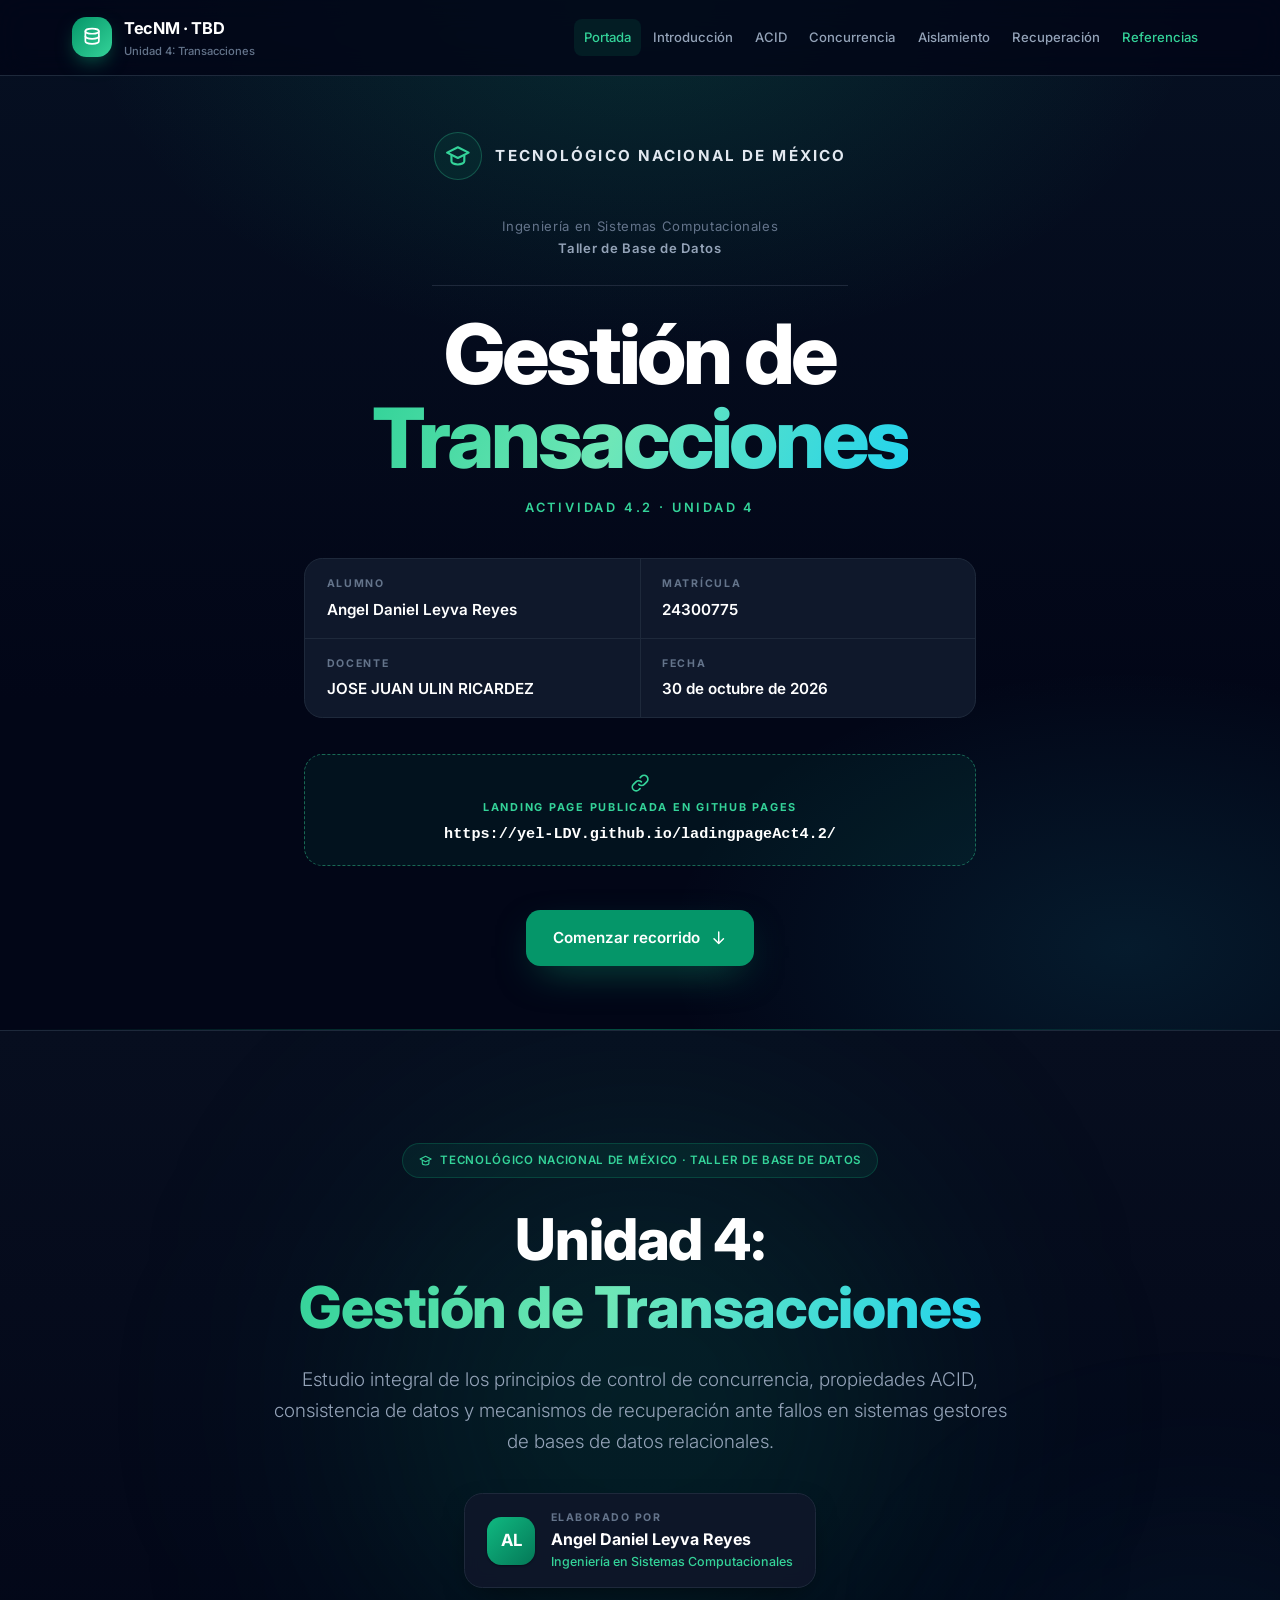
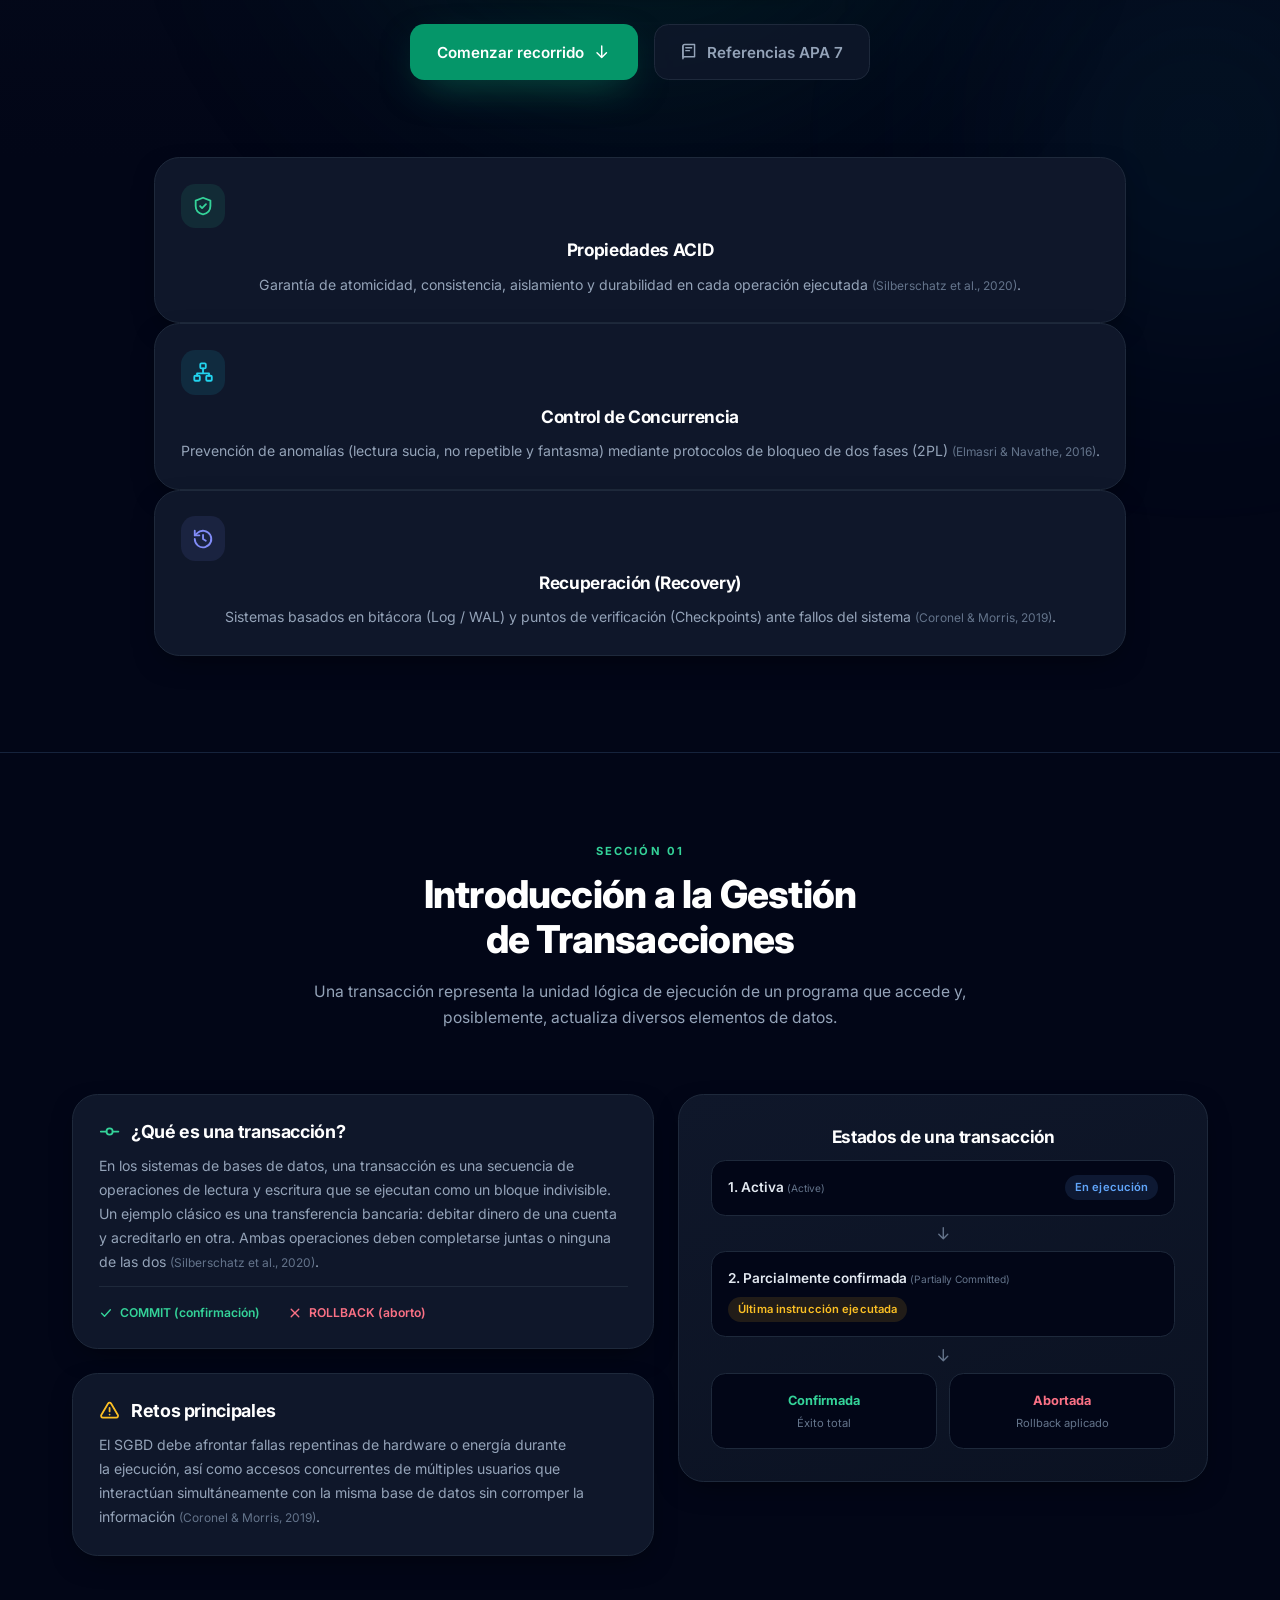
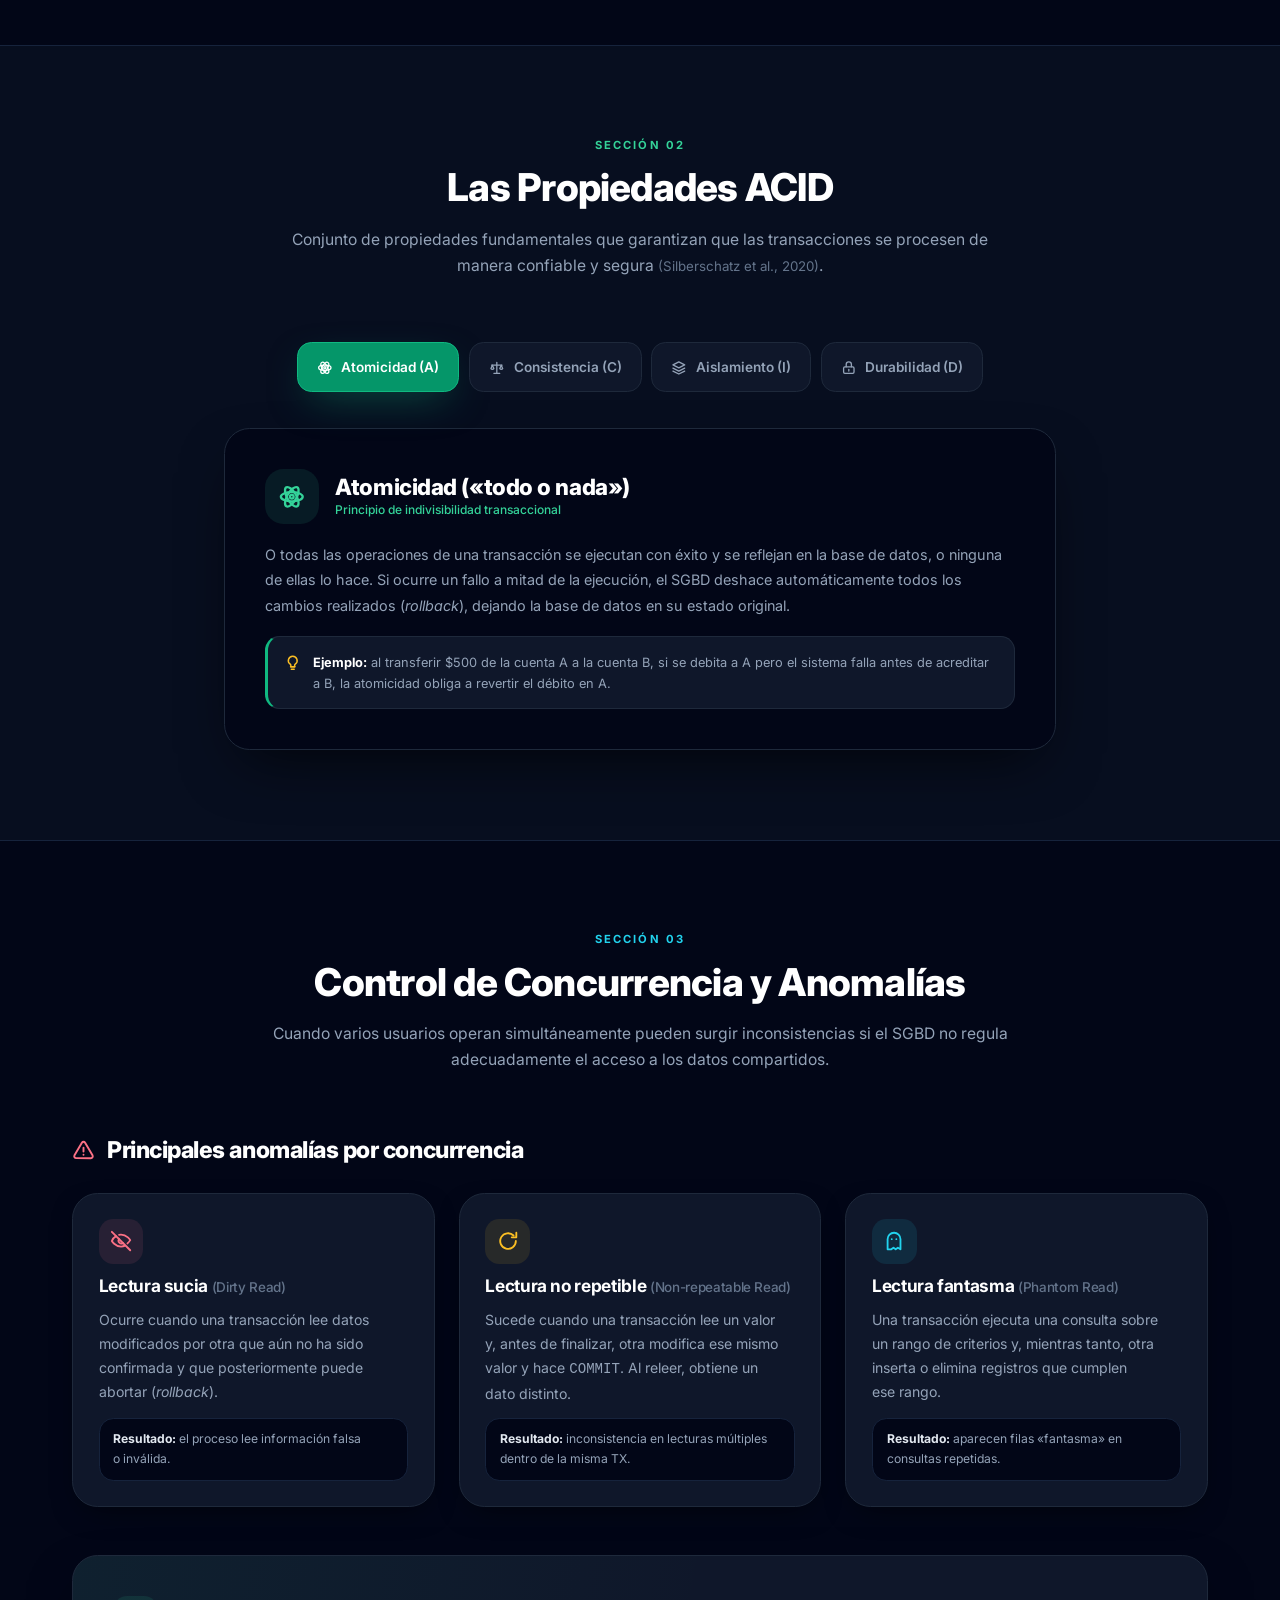
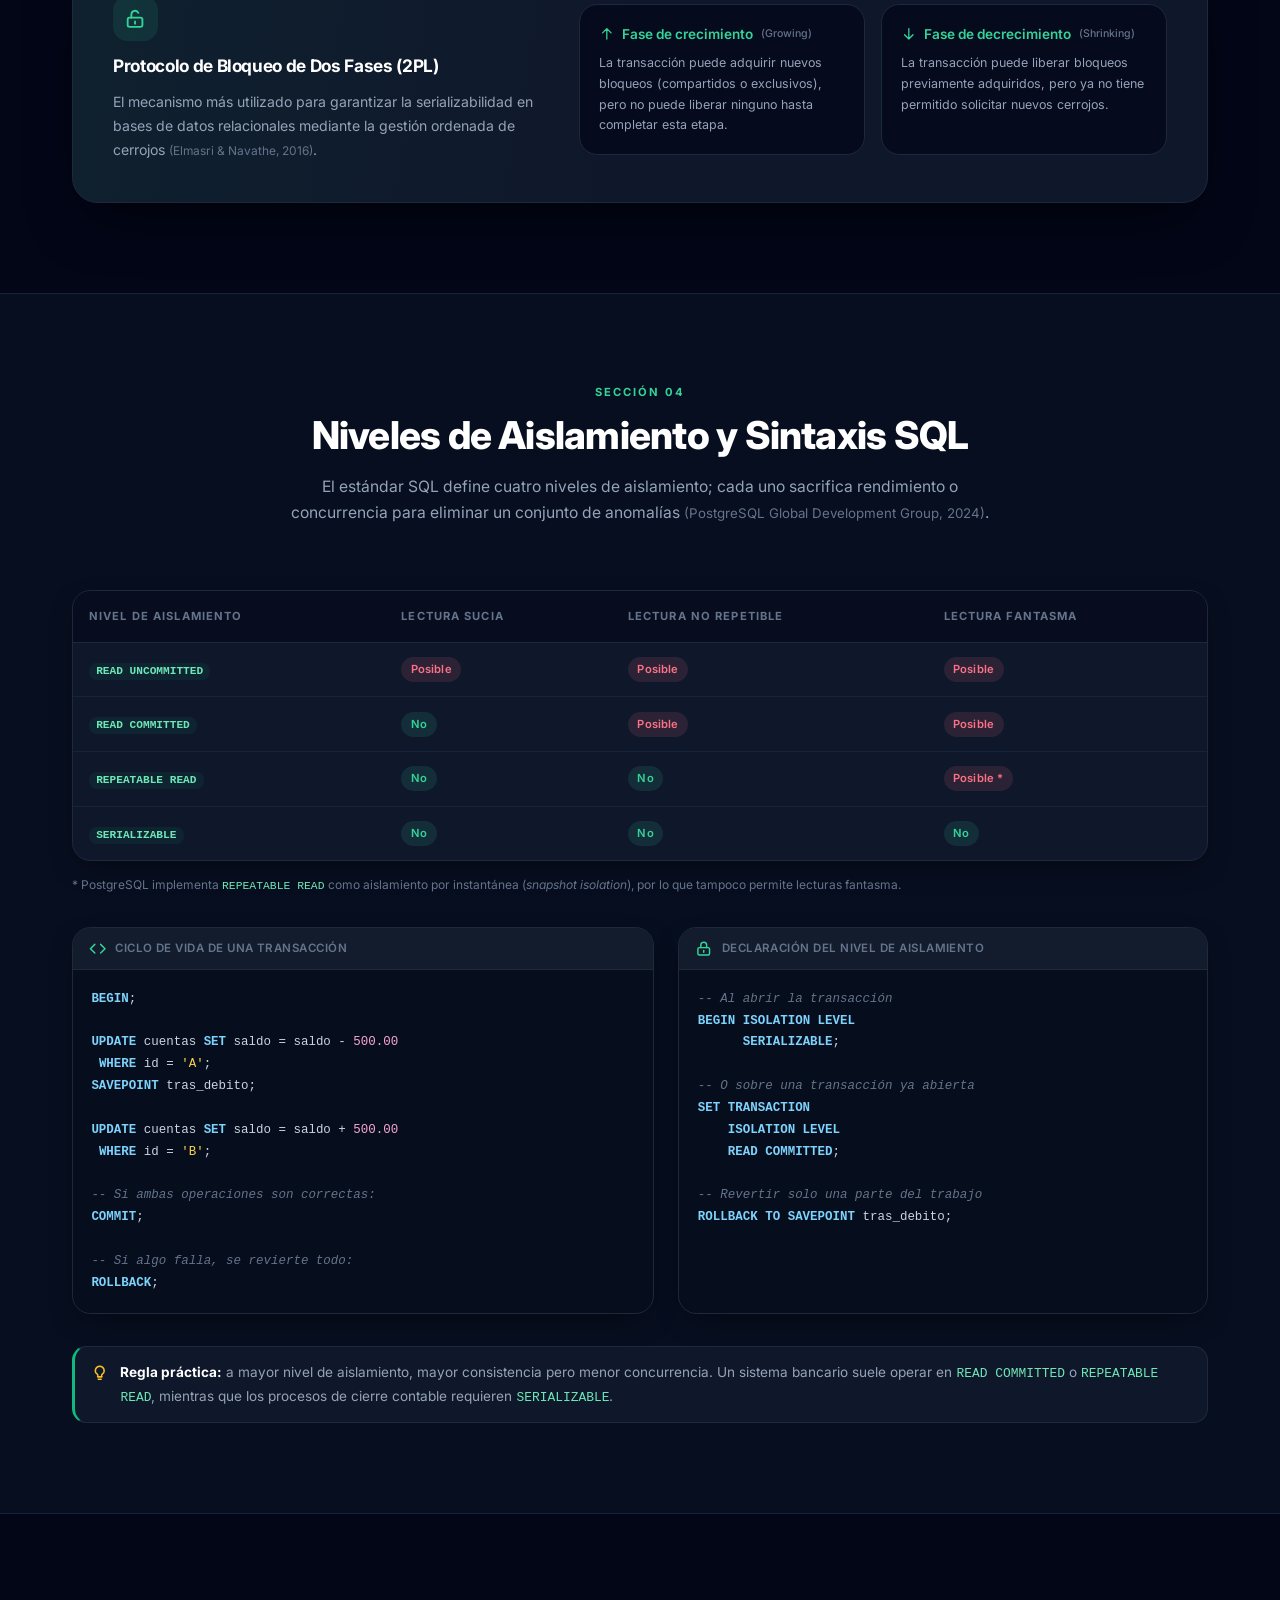
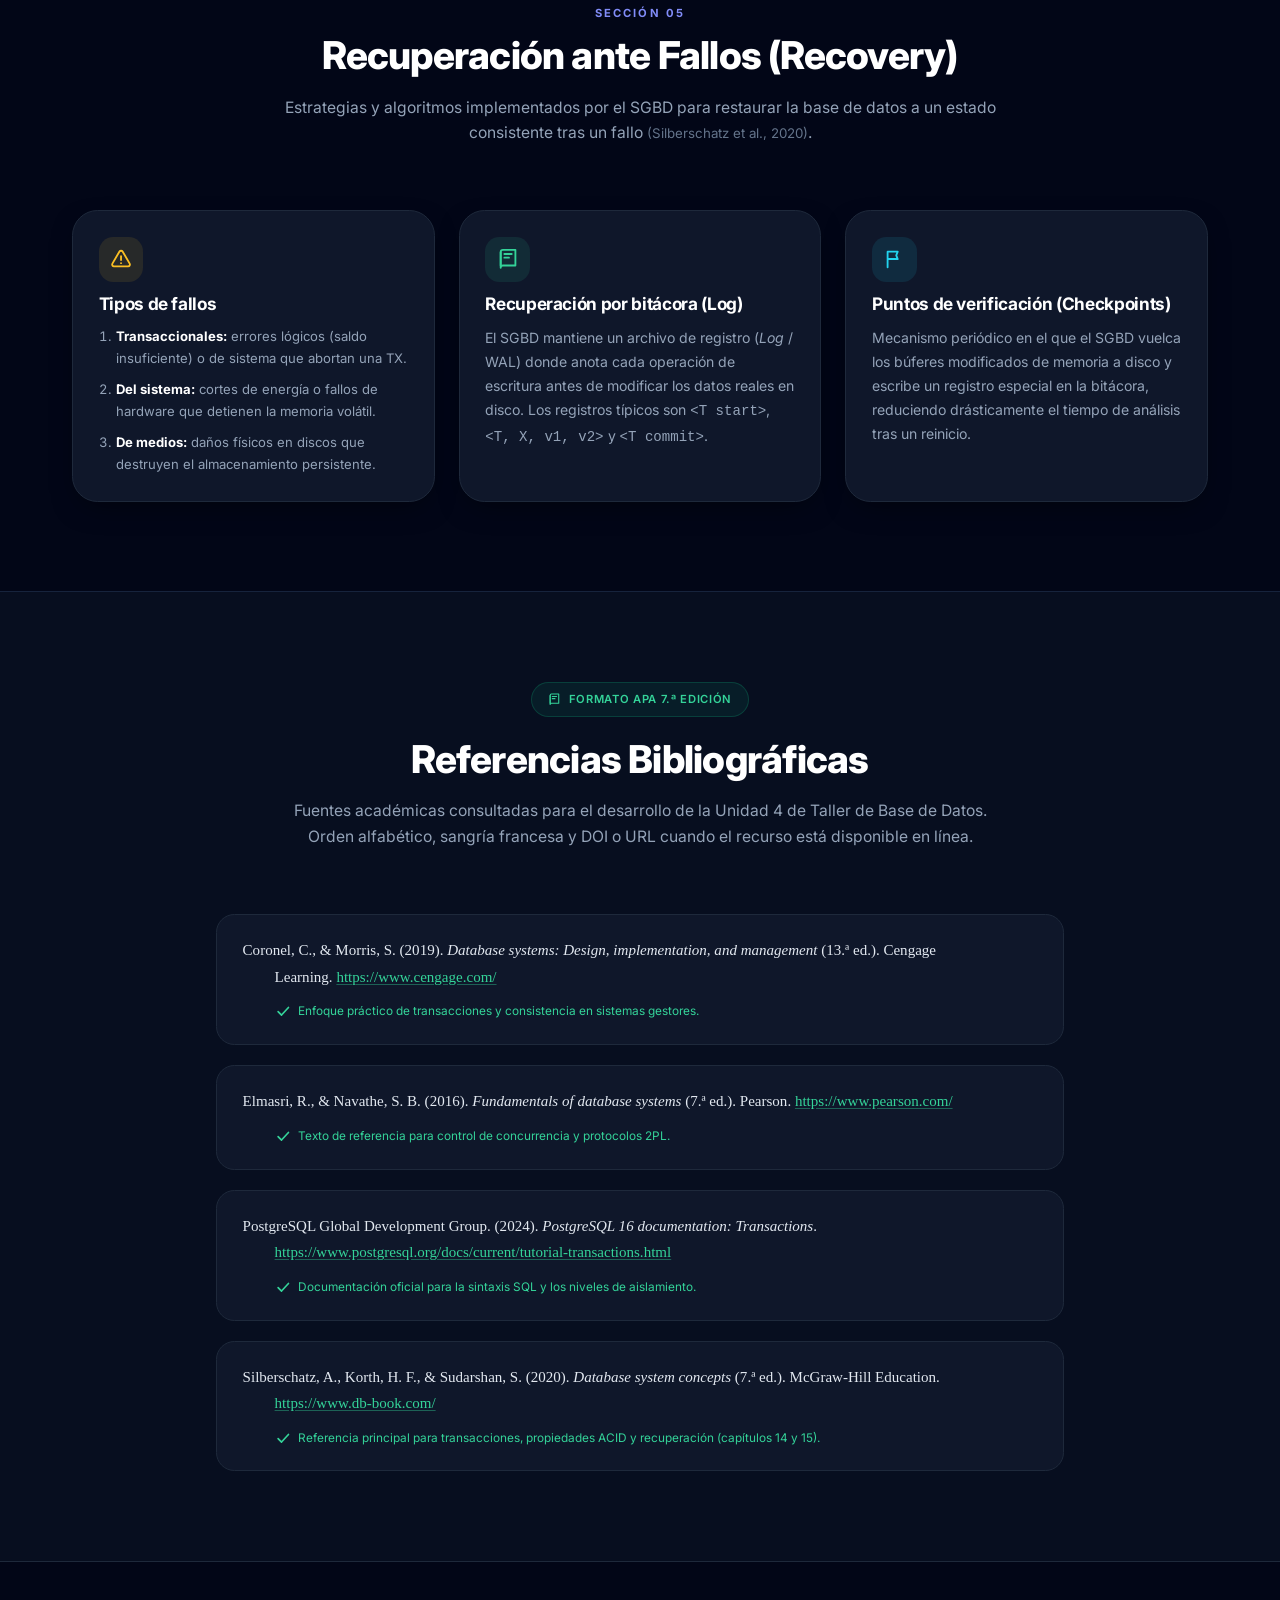
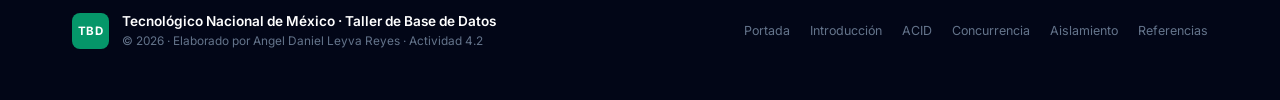
<file: index.html>
<!DOCTYPE html>
<html lang="es">
<head>
  <meta charset="UTF-8">
  <meta name="viewport" content="width=device-width, initial-scale=1.0">

  <title>Gestión de Transacciones | Taller de Base de Datos — Actividad 4.2</title>

  <meta name="description" content="Landing page académica sobre la gestión de transacciones en bases de datos: propiedades ACID, control de concurrencia, niveles de aislamiento y recuperación ante fallos. Actividad 4.2 — Taller de Base de Datos, TecNM.">
  <meta name="author" content="Angel Daniel Leyva Reyes">
  <meta name="theme-color" content="#020617">
  <meta name="robots" content="index, follow">

  <!-- Open Graph / redes sociales -->
  <meta property="og:type" content="website">
  <meta property="og:locale" content="es_MX">
  <meta property="og:site_name" content="TecNM · Taller de Base de Datos">
  <meta property="og:title" content="Gestión de Transacciones | Actividad 4.2">
  <meta property="og:description" content="Propiedades ACID, control de concurrencia, niveles de aislamiento y recuperación ante fallos en sistemas gestores de bases de datos relacionales.">
  <meta property="og:url" content="https://yel-LDV.github.io/ladingpage/">
  <meta name="twitter:card" content="summary">
  <meta name="twitter:title" content="Gestión de Transacciones | Actividad 4.2">
  <meta name="twitter:description" content="Propiedades ACID, concurrencia, aislamiento y recuperación en bases de datos relacionales.">

  <link rel="canonical" href="https://yel-LDV.github.io/ladingpage/">
  <link rel="icon" href="./assets/favicon.svg" type="image/svg+xml">

  <!-- Tipografía con fallback local: si la CDN no responde, la página se ve igual -->
  <link rel="preconnect" href="https://fonts.googleapis.com">
  <link rel="preconnect" href="https://fonts.gstatic.com" crossorigin>
  <link href="https://fonts.googleapis.com/css2?family=Inter:wght@300;400;500;600;700;800&display=swap" rel="stylesheet">

  <link rel="stylesheet" href="./css/styles.css">
  <script src="./js/main.js" defer></script>
</head>

<body>

  <a class="skip-link" href="#contenido">Saltar al contenido principal</a>

  <!-- ==========================================================
       SPRITE DE ICONOS (SVG inline: sin dependencias externas)
       ========================================================== -->
  <svg class="sprite" aria-hidden="true" focusable="false" xmlns="http://www.w3.org/2000/svg">
    <defs>
      <g id="ic-stroke" fill="none" stroke="currentColor" stroke-width="2" stroke-linecap="round" stroke-linejoin="round"></g>
    </defs>

    <symbol id="i-db" viewBox="0 0 24 24" fill="none" stroke="currentColor" stroke-width="2" stroke-linecap="round" stroke-linejoin="round">
      <ellipse cx="12" cy="5" rx="8" ry="3"/>
      <path d="M4 5v6c0 1.66 3.58 3 8 3s8-1.34 8-3V5"/>
      <path d="M4 11v6c0 1.66 3.58 3 8 3s8-1.34 8-3v-6"/>
    </symbol>

    <symbol id="i-cap" viewBox="0 0 24 24" fill="none" stroke="currentColor" stroke-width="2" stroke-linecap="round" stroke-linejoin="round">
      <path d="M22 9 12 4 2 9l10 5 10-5Z"/>
      <path d="M6 11.5V17c0 1.66 2.69 3 6 3s6-1.34 6-3v-5.5"/>
    </symbol>

    <symbol id="i-shield" viewBox="0 0 24 24" fill="none" stroke="currentColor" stroke-width="2" stroke-linecap="round" stroke-linejoin="round">
      <path d="M12 3l8 3v6c0 5-3.5 8.2-8 9-4.5-.8-8-4-8-9V6l8-3Z"/>
      <path d="m8.8 12 2.2 2.2 4.2-4.2"/>
    </symbol>

    <symbol id="i-network" viewBox="0 0 24 24" fill="none" stroke="currentColor" stroke-width="2" stroke-linecap="round" stroke-linejoin="round">
      <rect x="9" y="2.5" width="6" height="5.5" rx="1.2"/>
      <rect x="2.5" y="16" width="6" height="5.5" rx="1.2"/>
      <rect x="15.5" y="16" width="6" height="5.5" rx="1.2"/>
      <path d="M12 8v4M5.5 16v-2.5h13V16"/>
    </symbol>

    <symbol id="i-history" viewBox="0 0 24 24" fill="none" stroke="currentColor" stroke-width="2" stroke-linecap="round" stroke-linejoin="round">
      <path d="M3 12a9 9 0 1 0 2.64-6.36L3 8"/>
      <path d="M3 3v5h5"/>
      <path d="M12 7.5V12l3 1.8"/>
    </symbol>

    <symbol id="i-atom" viewBox="0 0 24 24" fill="none" stroke="currentColor" stroke-width="2" stroke-linecap="round" stroke-linejoin="round">
      <circle cx="12" cy="12" r="1.6"/>
      <ellipse cx="12" cy="12" rx="9.5" ry="4"/>
      <ellipse cx="12" cy="12" rx="9.5" ry="4" transform="rotate(60 12 12)"/>
      <ellipse cx="12" cy="12" rx="9.5" ry="4" transform="rotate(-60 12 12)"/>
    </symbol>

    <symbol id="i-scale" viewBox="0 0 24 24" fill="none" stroke="currentColor" stroke-width="2" stroke-linecap="round" stroke-linejoin="round">
      <path d="M12 3.5v17M7.5 20.5h9M4 8h16"/>
      <path d="m4 8-2.2 5.2a2.6 2.6 0 0 0 4.4 0L4 8Z" transform="translate(1.2 0)"/>
      <path d="m20 8-2.2 5.2a2.6 2.6 0 0 0 4.4 0L20 8Z" transform="translate(-1.2 0)"/>
    </symbol>

    <symbol id="i-layers" viewBox="0 0 24 24" fill="none" stroke="currentColor" stroke-width="2" stroke-linecap="round" stroke-linejoin="round">
      <path d="m12 3 9 4.5-9 4.5-9-4.5L12 3Z"/>
      <path d="m3 12.5 9 4.5 9-4.5"/>
      <path d="m3 17 9 4.5 9-4.5"/>
    </symbol>

    <symbol id="i-lock" viewBox="0 0 24 24" fill="none" stroke="currentColor" stroke-width="2" stroke-linecap="round" stroke-linejoin="round">
      <rect x="4" y="10.5" width="16" height="10" rx="2"/>
      <path d="M8 10.5V7a4 4 0 0 1 8 0v3.5"/>
      <path d="M12 14.5v2.5"/>
    </symbol>

    <symbol id="i-lock-open" viewBox="0 0 24 24" fill="none" stroke="currentColor" stroke-width="2" stroke-linecap="round" stroke-linejoin="round">
      <rect x="4" y="10.5" width="16" height="10" rx="2"/>
      <path d="M8 10.5V7a4 4 0 0 1 7.6-1.7"/>
      <path d="M12 14.5v2.5"/>
    </symbol>

    <symbol id="i-bulb" viewBox="0 0 24 24" fill="none" stroke="currentColor" stroke-width="2" stroke-linecap="round" stroke-linejoin="round">
      <path d="M9 17.5h6M10 21h4"/>
      <path d="M12 3a6 6 0 0 0-3.5 10.9c.6.5.9 1.2.9 1.9v1.7h5.2v-1.7c0-.7.3-1.4.9-1.9A6 6 0 0 0 12 3Z"/>
    </symbol>

    <symbol id="i-warn" viewBox="0 0 24 24" fill="none" stroke="currentColor" stroke-width="2" stroke-linecap="round" stroke-linejoin="round">
      <path d="M10.3 3.9 2.6 17a2 2 0 0 0 1.7 3h15.4a2 2 0 0 0 1.7-3L13.7 3.9a2 2 0 0 0-3.4 0Z"/>
      <path d="M12 9v4M12 16.5h.01"/>
    </symbol>

    <symbol id="i-eye-off" viewBox="0 0 24 24" fill="none" stroke="currentColor" stroke-width="2" stroke-linecap="round" stroke-linejoin="round">
      <path d="M2 2l20 20"/>
      <path d="M6.7 6.7A10.8 10.8 0 0 0 2 12s3.5 6 10 6a10 10 0 0 0 4.4-1"/>
      <path d="M9.9 5.2A9.6 9.6 0 0 1 12 5c6.5 0 10 6 10 6a18 18 0 0 1-3 3.6"/>
      <path d="M9.9 9.9a3 3 0 0 0 4.2 4.2"/>
    </symbol>

    <symbol id="i-refresh" viewBox="0 0 24 24" fill="none" stroke="currentColor" stroke-width="2" stroke-linecap="round" stroke-linejoin="round">
      <path d="M20.5 12a8.5 8.5 0 1 1-2.5-6"/>
      <path d="M21 3v5h-5"/>
    </symbol>

    <symbol id="i-ghost" viewBox="0 0 24 24" fill="none" stroke="currentColor" stroke-width="2" stroke-linecap="round" stroke-linejoin="round">
      <path d="M5 21V10a7 7 0 0 1 14 0v11l-2.8-1.8-2.4 1.8-2.4-1.8-2.4 1.8L5 21Z"/>
      <path d="M9.5 10h.01M14.5 10h.01"/>
    </symbol>

    <symbol id="i-commit" viewBox="0 0 24 24" fill="none" stroke="currentColor" stroke-width="2" stroke-linecap="round" stroke-linejoin="round">
      <circle cx="12" cy="12" r="3.5"/>
      <path d="M2 12h6.5M15.5 12H22"/>
    </symbol>

    <symbol id="i-check" viewBox="0 0 24 24" fill="none" stroke="currentColor" stroke-width="2.4" stroke-linecap="round" stroke-linejoin="round">
      <path d="m4.5 12.5 5 5 10-11"/>
    </symbol>

    <symbol id="i-x" viewBox="0 0 24 24" fill="none" stroke="currentColor" stroke-width="2.4" stroke-linecap="round" stroke-linejoin="round">
      <path d="M5.5 5.5l13 13M18.5 5.5l-13 13"/>
    </symbol>

    <symbol id="i-book" viewBox="0 0 24 24" fill="none" stroke="currentColor" stroke-width="2" stroke-linecap="round" stroke-linejoin="round">
      <path d="M4 4.5A2.5 2.5 0 0 1 6.5 2H20v17H6.5A2.5 2.5 0 0 0 4 21.5Z"/>
      <path d="M4 19V4.5M8 6.5h8M8 10.5h5"/>
    </symbol>

    <symbol id="i-flag" viewBox="0 0 24 24" fill="none" stroke="currentColor" stroke-width="2" stroke-linecap="round" stroke-linejoin="round">
      <path d="M5 21V4M5 4h11l-1.6 4L16 12H5"/>
    </symbol>

    <symbol id="i-code" viewBox="0 0 24 24" fill="none" stroke="currentColor" stroke-width="2" stroke-linecap="round" stroke-linejoin="round">
      <path d="m8 6-6 6 6 6M16 6l6 6-6 6"/>
    </symbol>

    <symbol id="i-link" viewBox="0 0 24 24" fill="none" stroke="currentColor" stroke-width="2" stroke-linecap="round" stroke-linejoin="round">
      <path d="M10.5 13.5a4.5 4.5 0 0 0 6.4 0l3-3a4.5 4.5 0 1 0-6.4-6.4l-1.4 1.4"/>
      <path d="M13.5 10.5a4.5 4.5 0 0 0-6.4 0l-3 3a4.5 4.5 0 0 0 6.4 6.4l1.4-1.4"/>
    </symbol>

    <symbol id="i-menu" viewBox="0 0 24 24" fill="none" stroke="currentColor" stroke-width="2" stroke-linecap="round">
      <path d="M4 7h16M4 12h16M4 17h16"/>
    </symbol>

    <symbol id="i-close" viewBox="0 0 24 24" fill="none" stroke="currentColor" stroke-width="2" stroke-linecap="round">
      <path d="M6 6l12 12M18 6L6 18"/>
    </symbol>

    <symbol id="i-arrow-down" viewBox="0 0 24 24" fill="none" stroke="currentColor" stroke-width="2" stroke-linecap="round" stroke-linejoin="round">
      <path d="M12 4v16M5.5 13.5 12 20l6.5-6.5"/>
    </symbol>

    <symbol id="i-arrow-up" viewBox="0 0 24 24" fill="none" stroke="currentColor" stroke-width="2" stroke-linecap="round" stroke-linejoin="round">
      <path d="M12 20V4M5.5 10.5 12 4l6.5 6.5"/>
    </symbol>

    <symbol id="i-arrow-right" viewBox="0 0 24 24" fill="none" stroke="currentColor" stroke-width="2" stroke-linecap="round" stroke-linejoin="round">
      <path d="M4 12h16M13.5 5.5 20 12l-6.5 6.5"/>
    </symbol>
  </svg>

  <!-- ==========================================================
       ENCABEZADO / NAVEGACIÓN
       ========================================================== -->
  <header class="site-header" id="site-header">
    <div class="container header__inner">

      <a class="brand" href="#portada" aria-label="Ir a la portada">
        <span class="brand__mark">
          <svg class="icon" aria-hidden="true"><use href="#i-db"/></svg>
        </span>
        <span class="brand__text">
          <span class="brand__name">TecNM · TBD</span>
          <span class="brand__sub">Unidad 4: Transacciones</span>
        </span>
      </a>

      <nav class="nav" aria-label="Navegación principal">
        <ul class="nav__list">
          <li><a class="nav__link" href="#portada">Portada</a></li>
          <li><a class="nav__link" href="#introduccion">Introducción</a></li>
          <li><a class="nav__link" href="#acid">ACID</a></li>
          <li><a class="nav__link" href="#concurrencia">Concurrencia</a></li>
          <li><a class="nav__link" href="#aislamiento">Aislamiento</a></li>
          <li><a class="nav__link" href="#recuperacion">Recuperación</a></li>
          <li><a class="nav__link nav__link--accent" href="#referencias">Referencias</a></li>
        </ul>
      </nav>

      <button class="menu-btn" id="mobile-menu-btn" type="button"
              aria-label="Abrir menú de navegación" aria-expanded="false" aria-controls="mobile-menu">
        <svg class="icon menu-btn__open" aria-hidden="true"><use href="#i-menu"/></svg>
        <svg class="icon menu-btn__close" aria-hidden="true"><use href="#i-close"/></svg>
      </button>
    </div>

    <nav class="mobile-menu" id="mobile-menu" aria-label="Navegación móvil" hidden>
      <ul class="mobile-menu__list">
        <li><a class="mobile-menu__link" href="#portada">Portada</a></li>
        <li><a class="mobile-menu__link" href="#introduccion">Introducción</a></li>
        <li><a class="mobile-menu__link" href="#acid">Propiedades ACID</a></li>
        <li><a class="mobile-menu__link" href="#concurrencia">Control de Concurrencia</a></li>
        <li><a class="mobile-menu__link" href="#aislamiento">Niveles de Aislamiento</a></li>
        <li><a class="mobile-menu__link" href="#recuperacion">Recuperación</a></li>
        <li><a class="mobile-menu__link mobile-menu__link--accent" href="#referencias">Referencias (APA 7)</a></li>
      </ul>
    </nav>
  </header>

  <main id="contenido">

    <!-- ========================================================
         HOJA DE PORTADA
         ======================================================== -->
    <section id="portada" class="portada" aria-labelledby="portada-title">
      <div class="container portada__inner">

        <div class="portada__brand">
          <span class="portada__mark">
            <svg class="icon" aria-hidden="true"><use href="#i-cap"/></svg>
          </span>
          <p class="portada__org" data-field="institucion">Tecnológico Nacional de México</p>
        </div>

        <p class="portada__program" data-field="programa">Ingeniería en Sistemas Computacionales</p>
        <p class="portada__subject" data-field="materia">Taller de Base de Datos</p>

        <h1 class="portada__title" id="portada-title" data-field="titulo">
          Gestión de
          <span class="grad-text">Transacciones</span>
        </h1>

        <p class="portada__activity" data-field="actividad">Actividad 4.2 · Unidad 4</p>

        <dl class="portada__meta">
          <div class="portada__meta-item">
            <dt>Alumno</dt>
            <dd data-field="alumno">Angel Daniel Leyva Reyes</dd>
          </div>
          <div class="portada__meta-item">
            <dt>Matrícula</dt>
            <dd class="placeholder" data-field="matricula">________</dd>
          </div>
          <div class="portada__meta-item">
            <dt>Docente</dt>
            <dd class="placeholder" data-field="docente">________</dd>
          </div>
          <div class="portada__meta-item">
            <dt>Fecha</dt>
            <dd><time datetime="2026-10-30" data-field="fecha">30 de octubre de 2026</time></dd>
          </div>
        </dl>

        <!-- Los datos de esta portada se editan en data/portada.json -->
        <a class="portada__url" href="https://yel-LDV.github.io/ladingpage/" data-field="url"
           target="_blank" rel="noopener noreferrer">
          <svg class="icon" aria-hidden="true"><use href="#i-link"/></svg>
          <span class="portada__url-label" data-field="etiquetaUrl">Landing Page publicada en GitHub Pages</span>
          <span class="portada__url-value">https://yel-LDV.github.io/ladingpage/</span>
        </a>

        <a class="btn btn--primary portada__cta" href="#inicio">
          Comenzar recorrido
          <svg class="icon" aria-hidden="true"><use href="#i-arrow-down"/></svg>
        </a>
      </div>
    </section>

    <!-- ========================================================
         HERO
         ======================================================== -->
    <section id="inicio" class="hero" aria-labelledby="hero-title">
      <div class="hero__glow hero__glow--a" aria-hidden="true"></div>
      <div class="hero__glow hero__glow--b" aria-hidden="true"></div>

      <div class="container hero__inner">
        <p class="badge-pill">
          <svg class="icon" aria-hidden="true"><use href="#i-cap"/></svg>
          <span>Tecnológico Nacional de México · Taller de Base de Datos</span>
        </p>

        <h2 class="hero__title" id="hero-title">
          Unidad 4:
          <span class="grad-text">Gestión de Transacciones</span>
        </h2>

        <p class="hero__lead">
          Estudio integral de los principios de control de concurrencia, propiedades ACID,
          consistencia de datos y mecanismos de recuperación ante fallos en sistemas
          gestores de bases de datos relacionales.
        </p>

        <div class="author-card">
          <span class="author-card__avatar" aria-hidden="true">AL</span>
          <div>
            <p class="author-card__label">Elaborado por</p>
            <p class="author-card__name" data-field="alumno">Angel Daniel Leyva Reyes</p>
            <p class="author-card__role" data-field="programa">Ingeniería en Sistemas Computacionales</p>
          </div>
        </div>

        <div class="hero__actions">
          <a class="btn btn--primary" href="#introduccion">
            <span>Comenzar recorrido</span>
            <svg class="icon" aria-hidden="true"><use href="#i-arrow-down"/></svg>
          </a>
          <a class="btn btn--ghost" href="#referencias">
            <svg class="icon" aria-hidden="true"><use href="#i-book"/></svg>
            <span>Referencias APA 7</span>
          </a>
        </div>

        <ul class="hero__grid">
          <li class="card card--hover card--accent-emerald">
            <span class="card__icon card__icon--emerald">
              <svg class="icon" aria-hidden="true"><use href="#i-shield"/></svg>
            </span>
            <h3 class="card__title">Propiedades ACID</h3>
            <p class="card__text">
              Garantía de atomicidad, consistencia, aislamiento y durabilidad en cada
              operación ejecutada <span class="cite">(Silberschatz et al., 2020)</span>.
            </p>
          </li>

          <li class="card card--hover card--accent-cyan">
            <span class="card__icon card__icon--cyan">
              <svg class="icon" aria-hidden="true"><use href="#i-network"/></svg>
            </span>
            <h3 class="card__title">Control de Concurrencia</h3>
            <p class="card__text">
              Prevención de anomalías (lectura sucia, no repetible y fantasma) mediante
              protocolos de bloqueo de dos fases (2PL) <span class="cite">(Elmasri &amp; Navathe, 2016)</span>.
            </p>
          </li>

          <li class="card card--hover card--accent-indigo">
            <span class="card__icon card__icon--indigo">
              <svg class="icon" aria-hidden="true"><use href="#i-history"/></svg>
            </span>
            <h3 class="card__title">Recuperación (Recovery)</h3>
            <p class="card__text">
              Sistemas basados en bitácora (Log / WAL) y puntos de verificación
              (Checkpoints) ante fallos del sistema <span class="cite">(Coronel &amp; Morris, 2019)</span>.
            </p>
          </li>
        </ul>
      </div>
    </section>

    <!-- ========================================================
         SECCIÓN 01 · INTRODUCCIÓN
         ======================================================== -->
    <section id="introduccion" class="section" aria-labelledby="intro-title">
      <div class="container">
        <header class="section__head">
          <span class="eyebrow">Sección 01</span>
          <h2 class="section__title" id="intro-title">Introducción a la Gestión de Transacciones</h2>
          <p class="section__desc">
            Una transacción representa la unidad lógica de ejecución de un programa que
            accede y, posiblemente, actualiza diversos elementos de datos.
          </p>
        </header>

        <div class="split">
          <div class="stack">
            <article class="card">
              <h3 class="card__title card__title--icon">
                <svg class="icon text-emerald" aria-hidden="true"><use href="#i-commit"/></svg>
                ¿Qué es una transacción?
              </h3>
              <p class="card__text">
                En los sistemas de bases de datos, una transacción es una secuencia de
                operaciones de lectura y escritura que se ejecutan como un bloque
                indivisible. Un ejemplo clásico es una transferencia bancaria: debitar
                dinero de una cuenta y acreditarlo en otra. Ambas operaciones deben
                completarse juntas o ninguna de las dos
                <span class="cite">(Silberschatz et al., 2020)</span>.
              </p>
              <ul class="inline-list">
                <li class="text-emerald">
                  <svg class="icon" aria-hidden="true"><use href="#i-check"/></svg>
                  <span>COMMIT (confirmación)</span>
                </li>
                <li class="text-rose">
                  <svg class="icon" aria-hidden="true"><use href="#i-x"/></svg>
                  <span>ROLLBACK (aborto)</span>
                </li>
              </ul>
            </article>

            <article class="card">
              <h3 class="card__title card__title--icon">
                <svg class="icon text-amber" aria-hidden="true"><use href="#i-warn"/></svg>
                Retos principales
              </h3>
              <p class="card__text">
                El SGBD debe afrontar fallas repentinas de hardware o energía durante la
                ejecución, así como accesos concurrentes de múltiples usuarios que
                interactúan simultáneamente con la misma base de datos sin corromper la
                información <span class="cite">(Coronel &amp; Morris, 2019)</span>.
              </p>
            </article>
          </div>

          <aside class="card card--panel" aria-labelledby="estados-title">
            <h3 class="card__title card__title--center" id="estados-title">Estados de una transacción</h3>

            <ol class="flow">
              <li class="flow__step">
                <span class="flow__name">1. Activa <span class="flow__en">(Active)</span></span>
                <span class="tag tag--blue">En ejecución</span>
              </li>
              <li class="flow__arrow" aria-hidden="true">
                <svg class="icon"><use href="#i-arrow-down"/></svg>
              </li>
              <li class="flow__step">
                <span class="flow__name">2. Parcialmente confirmada <span class="flow__en">(Partially Committed)</span></span>
                <span class="tag tag--amber">Última instrucción ejecutada</span>
              </li>
              <li class="flow__arrow" aria-hidden="true">
                <svg class="icon"><use href="#i-arrow-down"/></svg>
              </li>
              <li class="flow__branch">
                <div class="flow__outcome">
                  <span class="flow__outcome-title text-emerald">Confirmada</span>
                  <span class="flow__outcome-sub">Éxito total</span>
                </div>
                <div class="flow__outcome">
                  <span class="flow__outcome-title text-rose">Abortada</span>
                  <span class="flow__outcome-sub">Rollback aplicado</span>
                </div>
              </li>
            </ol>
          </aside>
        </div>
      </div>
    </section>

    <!-- ========================================================
         SECCIÓN 02 · PROPIEDADES ACID
         ======================================================== -->
    <section id="acid" class="section section--alt" aria-labelledby="acid-title">
      <div class="container">
        <header class="section__head">
          <span class="eyebrow eyebrow--emerald">Sección 02</span>
          <h2 class="section__title" id="acid-title">Las Propiedades ACID</h2>
          <p class="section__desc">
            Conjunto de propiedades fundamentales que garantizan que las transacciones se
            procesen de manera confiable y segura
            <span class="cite">(Silberschatz et al., 2020)</span>.
          </p>
        </header>

        <div class="tabs" role="tablist" aria-label="Propiedades ACID">
          <button class="tab is-active" id="tab-atomicidad" type="button" role="tab"
                  aria-selected="true" aria-controls="panel-atomicidad" tabindex="0"
                  data-tab="atomicidad">
            <svg class="icon" aria-hidden="true"><use href="#i-atom"/></svg>
            Atomicidad (A)
          </button>
          <button class="tab" id="tab-consistencia" type="button" role="tab"
                  aria-selected="false" aria-controls="panel-consistencia" tabindex="-1"
                  data-tab="consistencia">
            <svg class="icon" aria-hidden="true"><use href="#i-scale"/></svg>
            Consistencia (C)
          </button>
          <button class="tab" id="tab-aislamiento" type="button" role="tab"
                  aria-selected="false" aria-controls="panel-aislamiento" tabindex="-1"
                  data-tab="aislamiento">
            <svg class="icon" aria-hidden="true"><use href="#i-layers"/></svg>
            Aislamiento (I)
          </button>
          <button class="tab" id="tab-durabilidad" type="button" role="tab"
                  aria-selected="false" aria-controls="panel-durabilidad" tabindex="-1"
                  data-tab="durabilidad">
            <svg class="icon" aria-hidden="true"><use href="#i-lock"/></svg>
            Durabilidad (D)
          </button>
        </div>

        <div class="tab-panels">

          <div class="tab-panel" id="panel-atomicidad" role="tabpanel"
               aria-labelledby="tab-atomicidad" tabindex="0">
            <div class="panel__head">
              <span class="panel__icon panel__icon--emerald">
                <svg class="icon" aria-hidden="true"><use href="#i-atom"/></svg>
              </span>
              <div>
                <h3 class="panel__title">Atomicidad («todo o nada»)</h3>
                <p class="panel__sub text-emerald">Principio de indivisibilidad transaccional</p>
              </div>
            </div>
            <p class="panel__text">
              O todas las operaciones de una transacción se ejecutan con éxito y se
              reflejan en la base de datos, o ninguna de ellas lo hace. Si ocurre un fallo
              a mitad de la ejecución, el SGBD deshace automáticamente todos los cambios
              realizados (<em>rollback</em>), dejando la base de datos en su estado original.
            </p>
            <div class="callout">
              <svg class="icon" aria-hidden="true"><use href="#i-bulb"/></svg>
              <p><strong>Ejemplo:</strong> al transferir $500 de la cuenta A a la cuenta B,
              si se debita a A pero el sistema falla antes de acreditar a B, la atomicidad
              obliga a revertir el débito en A.</p>
            </div>
          </div>

          <div class="tab-panel" id="panel-consistencia" role="tabpanel"
               aria-labelledby="tab-consistencia" tabindex="0" hidden>
            <div class="panel__head">
              <span class="panel__icon panel__icon--emerald">
                <svg class="icon" aria-hidden="true"><use href="#i-scale"/></svg>
              </span>
              <div>
                <h3 class="panel__title">Consistencia</h3>
                <p class="panel__sub text-emerald">Preservación de reglas e invariantes</p>
              </div>
            </div>
            <p class="panel__text">
              Una transacción debe transformar la base de datos de un estado válido a otro
              estado válido, cumpliendo con todas las restricciones de integridad, claves
              foráneas, tipos de datos y reglas de negocio definidas en el esquema.
            </p>
            <div class="callout">
              <svg class="icon" aria-hidden="true"><use href="#i-bulb"/></svg>
              <p><strong>Ejemplo:</strong> si una regla establece que el saldo total de
              cuentas nunca puede ser negativo, cualquier transacción que viole esta regla
              será rechazada.</p>
            </div>
          </div>

          <div class="tab-panel" id="panel-aislamiento" role="tabpanel"
               aria-labelledby="tab-aislamiento" tabindex="0" hidden>
            <div class="panel__head">
              <span class="panel__icon panel__icon--cyan">
                <svg class="icon" aria-hidden="true"><use href="#i-layers"/></svg>
              </span>
              <div>
                <h3 class="panel__title">Aislamiento (Isolation)</h3>
                <p class="panel__sub text-cyan">Independencia entre transacciones concurrentes</p>
              </div>
            </div>
            <p class="panel__text">
              Aun cuando múltiples transacciones se ejecuten concurrentemente, el resultado
              final debe ser idéntico al que se obtendría si se hubieran ejecutado una tras
              otra (de forma estrictamente serial). Ninguna transacción puede interferir con
              los datos intermedios de otra <span class="cite">(Elmasri &amp; Navathe, 2016)</span>.
            </p>
            <div class="callout">
              <svg class="icon" aria-hidden="true"><use href="#i-bulb"/></svg>
              <p><strong>Ejemplo:</strong> dos usuarios comprando el último boleto de un
              vuelo al mismo tiempo; el aislamiento garantiza que solo uno de ellos lo
              obtenga exitosamente.</p>
            </div>
          </div>

          <div class="tab-panel" id="panel-durabilidad" role="tabpanel"
               aria-labelledby="tab-durabilidad" tabindex="0" hidden>
            <div class="panel__head">
              <span class="panel__icon panel__icon--indigo">
                <svg class="icon" aria-hidden="true"><use href="#i-lock"/></svg>
              </span>
              <div>
                <h3 class="panel__title">Durabilidad (Durability)</h3>
                <p class="panel__sub text-indigo">Persistencia ante fallos catastróficos</p>
              </div>
            </div>
            <p class="panel__text">
              Una vez que una transacción ha sido confirmada
              (<strong class="text-indigo">COMMIT</strong>), sus cambios son permanentes en
              la base de datos, incluso si se produce un corte eléctrico inmediato o un
              fallo total del sistema operativo.
            </p>
            <div class="callout">
              <svg class="icon" aria-hidden="true"><use href="#i-bulb"/></svg>
              <p><strong>Ejemplo:</strong> el SGBD escribe los cambios confirmados en
              almacenamiento no volátil, respaldado por la bitácora de transacciones o por
              el registro <em>write-ahead log</em> (WAL).</p>
            </div>
          </div>

        </div>
      </div>
    </section>

    <!-- ========================================================
         SECCIÓN 03 · CONTROL DE CONCURRENCIA
         ======================================================== -->
    <section id="concurrencia" class="section" aria-labelledby="conc-title">
      <div class="container">
        <header class="section__head">
          <span class="eyebrow eyebrow--cyan">Sección 03</span>
          <h2 class="section__title" id="conc-title">Control de Concurrencia y Anomalías</h2>
          <p class="section__desc">
            Cuando varios usuarios operan simultáneamente pueden surgir inconsistencias si
            el SGBD no regula adecuadamente el acceso a los datos compartidos.
          </p>
        </header>

        <h3 class="subtitle">
          <svg class="icon text-rose" aria-hidden="true"><use href="#i-warn"/></svg>
          Principales anomalías por concurrencia
        </h3>

        <ul class="grid grid--3">
          <li class="card card--hover card--accent-rose">
            <span class="card__icon card__icon--rose">
              <svg class="icon" aria-hidden="true"><use href="#i-eye-off"/></svg>
            </span>
            <h4 class="card__title">Lectura sucia <span class="card__en">(Dirty Read)</span></h4>
            <p class="card__text">
              Ocurre cuando una transacción lee datos modificados por otra que aún no ha
              sido confirmada y que posteriormente puede abortar (<em>rollback</em>).
            </p>
            <p class="card__note"><strong>Resultado:</strong> el proceso lee información falsa o inválida.</p>
          </li>

          <li class="card card--hover card--accent-amber">
            <span class="card__icon card__icon--amber">
              <svg class="icon" aria-hidden="true"><use href="#i-refresh"/></svg>
            </span>
            <h4 class="card__title">Lectura no repetible <span class="card__en">(Non-repeatable Read)</span></h4>
            <p class="card__text">
              Sucede cuando una transacción lee un valor y, antes de finalizar, otra
              modifica ese mismo valor y hace <code>COMMIT</code>. Al releer, obtiene un
              dato distinto.
            </p>
            <p class="card__note"><strong>Resultado:</strong> inconsistencia en lecturas múltiples dentro de la misma TX.</p>
          </li>

          <li class="card card--hover card--accent-cyan">
            <span class="card__icon card__icon--cyan">
              <svg class="icon" aria-hidden="true"><use href="#i-ghost"/></svg>
            </span>
            <h4 class="card__title">Lectura fantasma <span class="card__en">(Phantom Read)</span></h4>
            <p class="card__text">
              Una transacción ejecuta una consulta sobre un rango de criterios y, mientras
              tanto, otra inserta o elimina registros que cumplen ese rango.
            </p>
            <p class="card__note"><strong>Resultado:</strong> aparecen filas «fantasma» en consultas repetidas.</p>
          </li>
        </ul>

        <article class="feature">
          <div class="feature__intro">
            <span class="card__icon card__icon--emerald">
              <svg class="icon" aria-hidden="true"><use href="#i-lock-open"/></svg>
            </span>
            <h3 class="card__title">Protocolo de Bloqueo de Dos Fases (2PL)</h3>
            <p class="card__text">
              El mecanismo más utilizado para garantizar la serializabilidad en bases de
              datos relacionales mediante la gestión ordenada de cerrojos
              <span class="cite">(Elmasri &amp; Navathe, 2016)</span>.
            </p>
          </div>

          <div class="feature__grid">
            <div class="mini-card">
              <p class="mini-card__title text-emerald">
                <svg class="icon" aria-hidden="true"><use href="#i-arrow-up"/></svg>
                Fase de crecimiento <span class="card__en">(Growing)</span>
              </p>
              <p class="mini-card__text">
                La transacción puede adquirir nuevos bloqueos (compartidos o exclusivos),
                pero no puede liberar ninguno hasta completar esta etapa.
              </p>
            </div>
            <div class="mini-card">
              <p class="mini-card__title text-emerald">
                <svg class="icon" aria-hidden="true"><use href="#i-arrow-down"/></svg>
                Fase de decrecimiento <span class="card__en">(Shrinking)</span>
              </p>
              <p class="mini-card__text">
                La transacción puede liberar bloqueos previamente adquiridos, pero ya no
                tiene permitido solicitar nuevos cerrojos.
              </p>
            </div>
          </div>
        </article>
      </div>
    </section>

    <!-- ========================================================
         SECCIÓN 04 · NIVELES DE AISLAMIENTO
         ======================================================== -->
    <section id="aislamiento" class="section section--alt" aria-labelledby="iso-title">
      <div class="container">
        <header class="section__head">
          <span class="eyebrow eyebrow--emerald">Sección 04</span>
          <h2 class="section__title" id="iso-title">Niveles de Aislamiento y Sintaxis SQL</h2>
          <p class="section__desc">
            El estándar SQL define cuatro niveles de aislamiento; cada uno sacrifica
            rendimiento o concurrencia para eliminar un conjunto de anomalías
            <span class="cite">(PostgreSQL Global Development Group, 2024)</span>.
          </p>
        </header>

        <div class="table-wrap">
          <table class="table">
            <caption class="table__caption">
              Anomalías permitidas según el nivel de aislamiento (SQL:1999)
            </caption>
            <thead>
              <tr>
                <th scope="col">Nivel de aislamiento</th>
                <th scope="col">Lectura sucia</th>
                <th scope="col">Lectura no repetible</th>
                <th scope="col">Lectura fantasma</th>
              </tr>
            </thead>
            <tbody>
              <tr>
                <th scope="row"><code>READ UNCOMMITTED</code></th>
                <td><span class="tag tag--bad">Posible</span></td>
                <td><span class="tag tag--bad">Posible</span></td>
                <td><span class="tag tag--bad">Posible</span></td>
              </tr>
              <tr>
                <th scope="row"><code>READ COMMITTED</code></th>
                <td><span class="tag tag--good">No</span></td>
                <td><span class="tag tag--bad">Posible</span></td>
                <td><span class="tag tag--bad">Posible</span></td>
              </tr>
              <tr>
                <th scope="row"><code>REPEATABLE READ</code></th>
                <td><span class="tag tag--good">No</span></td>
                <td><span class="tag tag--good">No</span></td>
                <td><span class="tag tag--bad">Posible&nbsp;*</span></td>
              </tr>
              <tr>
                <th scope="row"><code>SERIALIZABLE</code></th>
                <td><span class="tag tag--good">No</span></td>
                <td><span class="tag tag--good">No</span></td>
                <td><span class="tag tag--good">No</span></td>
              </tr>
            </tbody>
          </table>
        </div>
        <p class="table__footnote">
          * PostgreSQL implementa <code>REPEATABLE READ</code> como aislamiento por
          instantánea (<em>snapshot isolation</em>), por lo que tampoco permite lecturas
          fantasma.
        </p>

        <div class="split split--code">
          <article class="code-card">
            <div class="code-card__head">
              <svg class="icon" aria-hidden="true"><use href="#i-code"/></svg>
              <span>Ciclo de vida de una transacción</span>
            </div>
<pre class="code"><code><span class="tok-kw">BEGIN</span>;

<span class="tok-kw">UPDATE</span> cuentas <span class="tok-kw">SET</span> saldo = saldo - <span class="tok-num">500.00</span>
 <span class="tok-kw">WHERE</span> id = <span class="tok-str">'A'</span>;
<span class="tok-kw">SAVEPOINT</span> tras_debito;

<span class="tok-kw">UPDATE</span> cuentas <span class="tok-kw">SET</span> saldo = saldo + <span class="tok-num">500.00</span>
 <span class="tok-kw">WHERE</span> id = <span class="tok-str">'B'</span>;

<span class="tok-cm">-- Si ambas operaciones son correctas:</span>
<span class="tok-kw">COMMIT</span>;

<span class="tok-cm">-- Si algo falla, se revierte todo:</span>
<span class="tok-kw">ROLLBACK</span>;</code></pre>
          </article>

          <article class="code-card">
            <div class="code-card__head">
              <svg class="icon" aria-hidden="true"><use href="#i-lock"/></svg>
              <span>Declaración del nivel de aislamiento</span>
            </div>
<pre class="code"><code><span class="tok-cm">-- Al abrir la transacción</span>
<span class="tok-kw">BEGIN</span> <span class="tok-kw">ISOLATION LEVEL</span>
      <span class="tok-kw">SERIALIZABLE</span>;

<span class="tok-cm">-- O sobre una transacción ya abierta</span>
<span class="tok-kw">SET TRANSACTION</span>
    <span class="tok-kw">ISOLATION LEVEL</span>
    <span class="tok-kw">READ COMMITTED</span>;

<span class="tok-cm">-- Revertir solo una parte del trabajo</span>
<span class="tok-kw">ROLLBACK TO SAVEPOINT</span> tras_debito;</code></pre>
          </article>
        </div>

        <div class="callout callout--wide">
          <svg class="icon" aria-hidden="true"><use href="#i-bulb"/></svg>
          <p><strong>Regla práctica:</strong> a mayor nivel de aislamiento, mayor consistencia
          pero menor concurrencia. Un sistema bancario suele operar en
          <code>READ COMMITTED</code> o <code>REPEATABLE READ</code>, mientras que los
          procesos de cierre contable requieren <code>SERIALIZABLE</code>.</p>
        </div>
      </div>
    </section>

    <!-- ========================================================
         SECCIÓN 05 · RECUPERACIÓN
         ======================================================== -->
    <section id="recuperacion" class="section" aria-labelledby="rec-title">
      <div class="container">
        <header class="section__head">
          <span class="eyebrow eyebrow--indigo">Sección 05</span>
          <h2 class="section__title" id="rec-title">Recuperación ante Fallos (Recovery)</h2>
          <p class="section__desc">
            Estrategias y algoritmos implementados por el SGBD para restaurar la base de
            datos a un estado consistente tras un fallo
            <span class="cite">(Silberschatz et al., 2020)</span>.
          </p>
        </header>

        <ul class="grid grid--3">
          <li class="card card--accent-amber">
            <span class="card__icon card__icon--amber">
              <svg class="icon" aria-hidden="true"><use href="#i-warn"/></svg>
            </span>
            <h3 class="card__title">Tipos de fallos</h3>
            <ol class="card__list">
              <li><strong>Transaccionales:</strong> errores lógicos (saldo insuficiente) o de sistema que abortan una TX.</li>
              <li><strong>Del sistema:</strong> cortes de energía o fallos de hardware que detienen la memoria volátil.</li>
              <li><strong>De medios:</strong> daños físicos en discos que destruyen el almacenamiento persistente.</li>
            </ol>
          </li>

          <li class="card card--accent-emerald">
            <span class="card__icon card__icon--emerald">
              <svg class="icon" aria-hidden="true"><use href="#i-book"/></svg>
            </span>
            <h3 class="card__title">Recuperación por bitácora (Log)</h3>
            <p class="card__text">
              El SGBD mantiene un archivo de registro (<em>Log</em> / WAL) donde anota cada
              operación de escritura antes de modificar los datos reales en disco. Los
              registros típicos son <code>&lt;T start&gt;</code>,
              <code>&lt;T, X, v1, v2&gt;</code> y <code>&lt;T commit&gt;</code>.
            </p>
          </li>

          <li class="card card--accent-cyan">
            <span class="card__icon card__icon--cyan">
              <svg class="icon" aria-hidden="true"><use href="#i-flag"/></svg>
            </span>
            <h3 class="card__title">Puntos de verificación (Checkpoints)</h3>
            <p class="card__text">
              Mecanismo periódico en el que el SGBD vuelca los búferes modificados de
              memoria a disco y escribe un registro especial en la bitácora, reduciendo
              drásticamente el tiempo de análisis tras un reinicio.
            </p>
          </li>
        </ul>
      </div>
    </section>

    <!-- ========================================================
         SECCIÓN 06 · REFERENCIAS (APA 7)
         ======================================================== -->
    <section id="referencias" class="section section--alt" aria-labelledby="ref-title">
      <div class="container container--narrow">
        <header class="section__head">
          <p class="badge-pill badge-pill--sm">
            <svg class="icon" aria-hidden="true"><use href="#i-book"/></svg>
            <span>Formato APA 7.ª edición</span>
          </p>
          <h2 class="section__title" id="ref-title">Referencias Bibliográficas</h2>
          <p class="section__desc">
            Fuentes académicas consultadas para el desarrollo de la Unidad 4 de Taller de
            Base de Datos. Orden alfabético, sangría francesa y DOI o URL cuando el recurso
            está disponible en línea.
          </p>
        </header>

        <ul class="refs">
          <li class="ref">
            <p class="ref__text">
              Coronel, C., &amp; Morris, S. (2019). <em>Database systems: Design,
              implementation, and management</em> (13.ª ed.). Cengage Learning.
              <a href="https://www.cengage.com/" target="_blank" rel="noopener noreferrer">https://www.cengage.com/</a>
            </p>
            <p class="ref__note">
              <svg class="icon" aria-hidden="true"><use href="#i-check"/></svg>
              Enfoque práctico de transacciones y consistencia en sistemas gestores.
            </p>
          </li>

          <li class="ref">
            <p class="ref__text">
              Elmasri, R., &amp; Navathe, S. B. (2016). <em>Fundamentals of database
              systems</em> (7.ª ed.). Pearson.
              <a href="https://www.pearson.com/" target="_blank" rel="noopener noreferrer">https://www.pearson.com/</a>
            </p>
            <p class="ref__note">
              <svg class="icon" aria-hidden="true"><use href="#i-check"/></svg>
              Texto de referencia para control de concurrencia y protocolos 2PL.
            </p>
          </li>

          <li class="ref">
            <p class="ref__text">
              PostgreSQL Global Development Group. (2024). <em>PostgreSQL 16
              documentation: Transactions</em>.
              <a href="https://www.postgresql.org/docs/current/tutorial-transactions.html" target="_blank" rel="noopener noreferrer">https://www.postgresql.org/docs/current/tutorial-transactions.html</a>
            </p>
            <p class="ref__note">
              <svg class="icon" aria-hidden="true"><use href="#i-check"/></svg>
              Documentación oficial para la sintaxis SQL y los niveles de aislamiento.
            </p>
          </li>

          <li class="ref">
            <p class="ref__text">
              Silberschatz, A., Korth, H. F., &amp; Sudarshan, S. (2020). <em>Database
              system concepts</em> (7.ª ed.). McGraw-Hill Education.
              <a href="https://www.db-book.com/" target="_blank" rel="noopener noreferrer">https://www.db-book.com/</a>
            </p>
            <p class="ref__note">
              <svg class="icon" aria-hidden="true"><use href="#i-check"/></svg>
              Referencia principal para transacciones, propiedades ACID y recuperación (capítulos 14 y 15).
            </p>
          </li>
        </ul>
      </div>
    </section>

  </main>

  <!-- ==========================================================
       PIE DE PÁGINA
       ========================================================== -->
  <footer class="site-footer">
    <div class="container site-footer__inner">
      <div class="site-footer__brand">
        <span class="site-footer__mark">TBD</span>
        <div>
          <p class="site-footer__title">Tecnológico Nacional de México · Taller de Base de Datos</p>
          <p class="site-footer__meta">
            © <span id="year">2026</span> · Elaborado por <span data-field="alumno">Angel Daniel Leyva Reyes</span> · Actividad 4.2
          </p>
        </div>
      </div>

      <nav class="site-footer__nav" aria-label="Navegación del pie de página">
        <a href="#portada">Portada</a>
        <a href="#introduccion">Introducción</a>
        <a href="#acid">ACID</a>
        <a href="#concurrencia">Concurrencia</a>
        <a href="#aislamiento">Aislamiento</a>
        <a href="#referencias">Referencias</a>
      </nav>
    </div>
  </footer>

  <button class="to-top" id="back-to-top" type="button" aria-label="Volver al inicio de la página">
    <svg class="icon" aria-hidden="true"><use href="#i-arrow-up"/></svg>
  </button>

</body>
</html>
</file>
<file: css/styles.css>
/* ==========================================================================
   GESTIÓN DE TRANSACCIONES — Hoja de estilos principal
   Taller de Base de Datos · Actividad 4.2 · TecNM
   --------------------------------------------------------------------------
   ÍNDICE
   01. Tokens de diseño
   02. Reset y base
   03. Utilidades y accesibilidad
   04. Botones y etiquetas
   05. Encabezado y navegación
   06. Portada
   07. Hero
   08. Secciones
   09. Tarjetas
   10. Pestañas ACID
   11. Tabla de aislamiento
   12. Bloques de código
   13. Referencias
   14. Pie de página y botón superior
   15. Responsive
   16. Impresión (generación del PDF de evidencia)
   ========================================================================== */


/* ==========================================================================
   01. TOKENS DE DISEÑO
   ========================================================================== */
:root {
  /* Marca */
  --db-50:  #ecfdf5;
  --db-100: #d1fae5;
  --db-300: #6ee7b7;
  --db-400: #34d399;
  --db-500: #10b981;
  --db-600: #059669;
  --db-700: #047857;
  --db-900: #064e3b;

  /* Superficies */
  --c-bg:        #020617;
  --c-bg-alt:    #070e1f;
  --c-surface:   #0f172a;
  --c-surface-2: #131f38;
  --c-border:    #1e293b;
  --c-border-soft: #16233c;

  /* Texto */
  --c-text:      #e2e8f0;
  --c-text-dim:  #94a3b8;
  --c-text-mute: #64748b;
  --c-heading:   #ffffff;

  /* Acentos */
  --c-emerald: #34d399;
  --c-cyan:    #22d3ee;
  --c-indigo:  #818cf8;
  --c-amber:   #fbbf24;
  --c-rose:    #fb7185;
  --c-blue:    #60a5fa;

  /* Gradiente de marca */
  --grad-brand: linear-gradient(115deg, #34d399 0%, #6ee7b7 45%, #22d3ee 100%);

  /* Formas */
  --r-sm: 0.5rem;
  --r-md: 0.9rem;
  --r-lg: 1.15rem;
  --r-xl: 1.6rem;
  --r-full: 999px;

  /* Sombras */
  --shadow-sm: 0 1px 2px rgba(0, 0, 0, .35);
  --shadow-md: 0 10px 30px -12px rgba(0, 0, 0, .65);
  --shadow-lg: 0 24px 60px -20px rgba(0, 0, 0, .75);
  --shadow-glow: 0 14px 40px -14px rgba(16, 185, 129, .5);

  /* Layout */
  --container: 76rem;
  --header-h: 4.75rem;
  --gutter: clamp(1rem, 4vw, 2.5rem);

  /* Tipografía */
  --font-sans: 'Inter', system-ui, -apple-system, 'Segoe UI', Roboto, 'Helvetica Neue', Arial, sans-serif;
  --font-mono: ui-monospace, SFMono-Regular, 'SF Mono', Menlo, Consolas, 'Liberation Mono', monospace;
  --font-serif: Georgia, 'Times New Roman', 'Liberation Serif', serif;

  /* Movimiento */
  --t-fast: 150ms ease;
  --t-base: 250ms ease;
}


/* ==========================================================================
   02. RESET Y BASE
   ========================================================================== */
*,
*::before,
*::after {
  box-sizing: border-box;
  margin: 0;
  padding: 0;
}

html {
  scroll-behavior: smooth;
  -webkit-text-size-adjust: 100%;
}

body {
  background-color: var(--c-bg);
  color: var(--c-text);
  font-family: var(--font-sans);
  font-size: 1rem;
  line-height: 1.65;
  font-weight: 400;
  -webkit-font-smoothing: antialiased;
  -moz-osx-font-smoothing: grayscale;
  overflow-x: hidden;
}

h1, h2, h3, h4, h5, h6 {
  color: var(--c-heading);
  line-height: 1.18;
  font-weight: 800;
  letter-spacing: -0.02em;
  text-wrap: balance;
}

p { text-wrap: pretty; }

img, svg { display: block; max-width: 100%; }

ul, ol { list-style: none; }

a {
  color: inherit;
  text-decoration: none;
}

button {
  font: inherit;
  color: inherit;
  background: none;
  border: none;
  cursor: pointer;
}

code, pre { font-family: var(--font-mono); }

::selection {
  background-color: var(--db-500);
  color: #ffffff;
}

:focus-visible {
  outline: 2px solid var(--db-400);
  outline-offset: 3px;
  border-radius: var(--r-sm);
}


/* ==========================================================================
   03. UTILIDADES Y ACCESIBILIDAD
   ========================================================================== */

/* Sprite de iconos: presente en el DOM pero invisible */
.sprite {
  position: absolute;
  width: 0;
  height: 0;
  overflow: hidden;
}

/* Tamaño base de todos los iconos del sprite */
.icon {
  width: 1.15em;
  height: 1.15em;
  flex: 0 0 auto;
  display: inline-block;
  vertical-align: -0.15em;
}

.container {
  width: 100%;
  max-width: var(--container);
  margin-inline: auto;
  padding-inline: var(--gutter);
}

.container--narrow { max-width: 58rem; }

/* Compensación del encabezado fijo al navegar por anclas */
section[id] {
  scroll-margin-top: calc(var(--header-h) + 1.25rem);
}

/* Enlace de salto para lectores de pantalla y teclado */
.skip-link {
  position: absolute;
  top: -100%;
  left: 1rem;
  z-index: 200;
  padding: 0.75rem 1.25rem;
  background: var(--db-600);
  color: #fff;
  font-weight: 700;
  border-radius: 0 0 var(--r-md) var(--r-md);
  transition: top var(--t-fast);
}

.skip-link:focus {
  top: 0;
}

/* El atributo hidden siempre gana */
[hidden] { display: none !important; }

/* Colores de texto reutilizables */
.text-emerald { color: var(--c-emerald); }
.text-cyan    { color: var(--c-cyan); }
.text-indigo  { color: var(--c-indigo); }
.text-amber   { color: var(--c-amber); }
.text-rose    { color: var(--c-rose); }

/* Texto degradado de marca */
.grad-text {
  background: var(--grad-brand);
  -webkit-background-clip: text;
  background-clip: text;
  color: transparent;
  -webkit-text-fill-color: transparent;
}

/* Cita académica en el cuerpo del texto */
.cite {
  color: var(--c-text-mute);
  font-size: 0.85em;
  white-space: nowrap;
}


/* ==========================================================================
   04. BOTONES Y ETIQUETAS
   ========================================================================== */
.btn {
  display: inline-flex;
  align-items: center;
  justify-content: center;
  gap: 0.6rem;
  padding: 0.9rem 1.6rem;
  font-size: 0.95rem;
  font-weight: 600;
  border-radius: var(--r-md);
  border: 1px solid transparent;
  transition: transform var(--t-fast), background-color var(--t-fast),
              border-color var(--t-fast), color var(--t-fast), box-shadow var(--t-fast);
  text-align: center;
}

.btn:hover { transform: translateY(-2px); }
.btn:active { transform: translateY(0); }

.btn--primary {
  background-color: var(--db-600);
  color: #fff;
  box-shadow: var(--shadow-glow);
}

.btn--primary:hover { background-color: var(--db-500); }

.btn--ghost {
  background-color: rgba(15, 23, 42, 0.85);
  border-color: var(--c-border);
  color: var(--c-text-dim);
}

.btn--ghost:hover {
  color: #fff;
  border-color: var(--db-600);
  background-color: var(--c-surface);
}

/* Píldora informativa */
.badge-pill {
  display: inline-flex;
  align-items: center;
  gap: 0.5rem;
  padding: 0.45rem 1rem;
  font-size: 0.72rem;
  font-weight: 600;
  letter-spacing: 0.06em;
  text-transform: uppercase;
  color: var(--db-400);
  background-color: rgba(16, 185, 129, 0.09);
  border: 1px solid rgba(16, 185, 129, 0.22);
  border-radius: var(--r-full);
}

.badge-pill--sm {
  font-size: 0.7rem;
  margin-bottom: 1.25rem;
}

/* Etiquetas de estado */
.tag {
  display: inline-block;
  padding: 0.2rem 0.6rem;
  font-size: 0.7rem;
  font-weight: 600;
  letter-spacing: 0.01em;
  border-radius: var(--r-full);
  white-space: nowrap;
}

.tag--blue  { color: var(--c-blue);    background-color: rgba(96, 165, 250, 0.12); }
.tag--amber { color: var(--c-amber);   background-color: rgba(251, 191, 36, 0.12); }
.tag--good  { color: var(--c-emerald); background-color: rgba(52, 211, 153, 0.12); }
.tag--bad   { color: var(--c-rose);    background-color: rgba(251, 113, 133, 0.12); }


/* ==========================================================================
   05. ENCABEZADO Y NAVEGACIÓN
   ========================================================================== */
.site-header {
  position: fixed;
  inset: 0 0 auto 0;
  z-index: 100;
  height: var(--header-h);
  background-color: rgba(2, 6, 23, 0.82);
  border-bottom: 1px solid var(--c-border);
  -webkit-backdrop-filter: blur(14px);
  backdrop-filter: blur(14px);
}

.header__inner {
  display: flex;
  align-items: center;
  justify-content: space-between;
  gap: 1rem;
  height: 100%;
}

/* --- Marca --- */
.brand {
  display: flex;
  align-items: center;
  gap: 0.75rem;
  flex: 0 0 auto;
}

.brand__mark {
  display: grid;
  place-items: center;
  width: 2.5rem;
  height: 2.5rem;
  border-radius: var(--r-md);
  background-image: linear-gradient(135deg, var(--db-600), var(--db-400));
  color: #fff;
  font-size: 1.1rem;
  box-shadow: 0 8px 22px -8px rgba(16, 185, 129, 0.75);
}

.brand__name {
  display: block;
  font-size: 1.02rem;
  font-weight: 700;
  letter-spacing: -0.02em;
  color: #fff;
}

.brand__sub {
  display: block;
  font-size: 0.7rem;
  font-weight: 500;
  color: var(--c-text-mute);
}

/* --- Navegación de escritorio --- */
.nav { display: none; }

.nav__list {
  display: flex;
  align-items: center;
  gap: 0.15rem;
}

.nav__link {
  display: block;
  padding: 0.5rem 0.62rem;
  font-size: 0.82rem;
  font-weight: 500;
  color: var(--c-text-dim);
  border-radius: var(--r-sm);
  transition: color var(--t-fast), background-color var(--t-fast);
}

.nav__link:hover {
  color: #fff;
  background-color: rgba(30, 41, 59, 0.9);
}

.nav__link.is-active {
  color: var(--db-400);
  background-color: rgba(16, 185, 129, 0.1);
}

.nav__link--accent { color: var(--db-400); }
.nav__link--accent.is-active { color: var(--db-300); }

/* --- Botón del menú móvil --- */
.menu-btn {
  display: grid;
  place-items: center;
  width: 2.6rem;
  height: 2.6rem;
  font-size: 1.4rem;
  color: var(--c-text-dim);
  border-radius: var(--r-sm);
  transition: color var(--t-fast), background-color var(--t-fast);
}

.menu-btn:hover {
  color: #fff;
  background-color: var(--c-surface);
}

.menu-btn__close { display: none; }

.menu-btn[aria-expanded="true"] .menu-btn__open  { display: none; }
.menu-btn[aria-expanded="true"] .menu-btn__close { display: block; }

/* --- Menú móvil desplegable --- */
.mobile-menu {
  background-color: var(--c-surface);
  border-bottom: 1px solid var(--c-border);
  padding: 0.5rem var(--gutter) 1.25rem;
  box-shadow: var(--shadow-lg);
}

.mobile-menu__list { display: flex; flex-direction: column; gap: 0.15rem; }

.mobile-menu__link {
  display: block;
  padding: 0.7rem 0.75rem;
  font-size: 0.95rem;
  font-weight: 500;
  color: var(--c-text-dim);
  border-radius: var(--r-sm);
  transition: color var(--t-fast), background-color var(--t-fast);
}

.mobile-menu__link:hover {
  color: #fff;
  background-color: rgba(30, 41, 59, 0.9);
}

.mobile-menu__link--accent { color: var(--db-400); }


/* ==========================================================================
   06. PORTADA
   ========================================================================== */
.portada {
  position: relative;
  display: grid;
  place-items: center;
  min-height: 100svh;
  padding: calc(var(--header-h) + 3.5rem) 0 4rem;
  text-align: center;
  background:
    radial-gradient(70% 55% at 50% 0%, rgba(16, 185, 129, 0.16) 0%, transparent 62%),
    radial-gradient(60% 45% at 88% 92%, rgba(34, 211, 238, 0.1) 0%, transparent 60%),
    linear-gradient(180deg, #061022 0%, var(--c-bg) 68%);
  border-bottom: 1px solid var(--c-border);
}

.portada::after {
  content: "";
  position: absolute;
  inset: auto 0 0 0;
  height: 1px;
  background: linear-gradient(90deg, transparent, var(--db-600), transparent);
  opacity: 0.5;
}

.portada__inner {
  display: flex;
  flex-direction: column;
  align-items: center;
}

.portada__brand {
  display: flex;
  align-items: center;
  gap: 0.85rem;
  margin-bottom: 2.25rem;
}

.portada__mark {
  display: grid;
  place-items: center;
  width: 3rem;
  height: 3rem;
  font-size: 1.4rem;
  color: var(--db-400);
  border: 1px solid rgba(52, 211, 153, 0.28);
  border-radius: var(--r-full);
  background-color: rgba(16, 185, 129, 0.08);
}

.portada__org {
  font-size: 0.95rem;
  font-weight: 700;
  letter-spacing: 0.14em;
  text-transform: uppercase;
  color: var(--c-text);
}

.portada__program,
.portada__subject {
  font-size: 0.82rem;
  color: var(--c-text-mute);
  letter-spacing: 0.05em;
}

.portada__subject {
  font-weight: 600;
  color: var(--c-text-dim);
  padding-bottom: 1.6rem;
  margin-bottom: 1.6rem;
  border-bottom: 1px solid var(--c-border);
  width: min(100%, 26rem);
}

.portada__title {
  font-size: clamp(2.6rem, 8vw, 5.2rem);
  line-height: 1.02;
  font-weight: 800;
  letter-spacing: -0.04em;
  margin-bottom: 1rem;
}

.portada__title .grad-text { display: block; }

.portada__activity {
  font-size: 0.8rem;
  font-weight: 600;
  letter-spacing: 0.22em;
  text-transform: uppercase;
  color: var(--db-400);
  margin-bottom: 2.5rem;
}

/* Ficha de datos académicos */
.portada__meta {
  display: grid;
  grid-template-columns: repeat(2, minmax(0, 1fr));
  gap: 1px;
  width: min(100%, 42rem);
  margin-bottom: 2.25rem;
  background-color: var(--c-border);
  border: 1px solid var(--c-border);
  border-radius: var(--r-lg);
  overflow: hidden;
  text-align: left;
}

.portada__meta-item {
  padding: 1rem 1.35rem;
  background-color: rgba(15, 23, 42, 0.92);
}

.portada__meta-item dt {
  font-size: 0.66rem;
  font-weight: 700;
  letter-spacing: 0.16em;
  text-transform: uppercase;
  color: var(--c-text-mute);
  margin-bottom: 0.25rem;
}

.portada__meta-item dd {
  font-size: 0.95rem;
  font-weight: 600;
  color: #fff;
}

.placeholder {
  color: var(--c-text-mute) !important;
  letter-spacing: 0.1em;
}

/* URL pública de la landing */
.portada__url {
  display: flex;
  flex-direction: column;
  align-items: center;
  gap: 0.35rem;
  width: min(100%, 42rem);
  padding: 1.1rem 1.5rem;
  margin-bottom: 2.5rem;
  background-color: rgba(16, 185, 129, 0.07);
  border: 1px dashed rgba(52, 211, 153, 0.45);
  border-radius: var(--r-lg);
  transition: background-color var(--t-fast), border-color var(--t-fast), transform var(--t-fast);
}

.portada__url:hover {
  background-color: rgba(16, 185, 129, 0.13);
  border-color: var(--db-400);
  transform: translateY(-2px);
}

.portada__url > .icon {
  color: var(--db-400);
  font-size: 1.1rem;
}

.portada__url-label {
  font-size: 0.68rem;
  font-weight: 700;
  letter-spacing: 0.16em;
  text-transform: uppercase;
  color: var(--db-400);
}

.portada__url-value {
  font-family: var(--font-mono);
  font-size: clamp(0.78rem, 2vw, 0.95rem);
  font-weight: 600;
  color: #fff;
  word-break: break-all;
}

.portada__cta { margin-top: 0.25rem; }


/* ==========================================================================
   07. HERO
   ========================================================================== */
.hero {
  position: relative;
  overflow: hidden;
  padding: clamp(4rem, 9vw, 7rem) 0 clamp(4rem, 8vw, 6rem);
  background: linear-gradient(180deg, var(--c-bg-alt) 0%, var(--c-bg) 55%);
}

.hero__glow {
  position: absolute;
  border-radius: 50%;
  filter: blur(130px);
  pointer-events: none;
}

.hero__glow--a {
  top: 8%;
  left: 50%;
  width: 34rem;
  height: 34rem;
  transform: translateX(-50%);
  background-color: rgba(5, 150, 105, 0.16);
}

.hero__glow--b {
  top: 40%;
  right: -6rem;
  width: 22rem;
  height: 22rem;
  background-color: rgba(34, 211, 238, 0.08);
}

.hero__inner {
  position: relative;
  z-index: 1;
  display: flex;
  flex-direction: column;
  align-items: center;
  text-align: center;
}

.hero__title {
  font-size: clamp(2rem, 5.4vw, 3.6rem);
  margin: 1.75rem 0 1.35rem;
  max-width: 20ch;
}

.hero__title .grad-text { display: block; }

.hero__lead {
  max-width: 46rem;
  font-size: clamp(1rem, 1.6vw, 1.18rem);
  font-weight: 300;
  color: var(--c-text-dim);
  margin-bottom: 2.25rem;
}

/* Tarjeta del autor */
.author-card {
  display: flex;
  align-items: center;
  gap: 1rem;
  padding: 0.9rem 1.4rem;
  margin-bottom: 2.25rem;
  text-align: left;
  background-color: rgba(15, 23, 42, 0.9);
  border: 1px solid var(--c-border);
  border-radius: var(--r-lg);
  box-shadow: var(--shadow-md);
  -webkit-backdrop-filter: blur(8px);
  backdrop-filter: blur(8px);
}

.author-card__avatar {
  display: grid;
  place-items: center;
  width: 3rem;
  height: 3rem;
  flex: 0 0 auto;
  font-size: 1.05rem;
  font-weight: 700;
  color: #fff;
  border-radius: var(--r-md);
  background-image: linear-gradient(135deg, var(--db-500), var(--db-700));
  box-shadow: var(--shadow-sm);
}

.author-card__label {
  font-size: 0.66rem;
  font-weight: 700;
  letter-spacing: 0.14em;
  text-transform: uppercase;
  color: var(--c-text-mute);
}

.author-card__name {
  font-size: 1rem;
  font-weight: 700;
  color: #fff;
}

.author-card__role {
  font-size: 0.78rem;
  font-weight: 500;
  color: var(--db-400);
}

.hero__actions {
  display: flex;
  flex-wrap: wrap;
  justify-content: center;
  gap: 1rem;
  margin-bottom: clamp(3rem, 6vw, 5rem);
}


/* ==========================================================================
   08. SECCIONES
   ========================================================================== */
.section {
  padding: clamp(3.5rem, 7vw, 6rem) 0;
  border-top: 1px solid var(--c-border-soft);
}

.section--alt {
  background-color: var(--c-bg-alt);
}

.section__head {
  max-width: 46rem;
  margin: 0 auto clamp(2.5rem, 5vw, 4rem);
  text-align: center;
}

.eyebrow {
  display: block;
  font-size: 0.7rem;
  font-weight: 700;
  letter-spacing: 0.18em;
  text-transform: uppercase;
  color: var(--db-400);
  margin-bottom: 0.7rem;
}

.eyebrow--emerald { color: var(--c-emerald); }
.eyebrow--cyan    { color: var(--c-cyan); }
.eyebrow--indigo  { color: var(--c-indigo); }

.section__title {
  font-size: clamp(1.6rem, 3.6vw, 2.4rem);
  margin-bottom: 1rem;
}

.section__desc {
  font-size: 0.98rem;
  color: var(--c-text-dim);
}

.subtitle {
  display: flex;
  align-items: center;
  gap: 0.75rem;
  font-size: clamp(1.15rem, 2.4vw, 1.45rem);
  margin-bottom: 1.75rem;
}

.subtitle .icon { font-size: 1.25rem; }

/* Rejillas */
.grid {
  display: grid;
  gap: 1.5rem;
}

.grid--3 {
  grid-template-columns: repeat(auto-fit, minmax(17rem, 1fr));
}

.split {
  display: grid;
  grid-template-columns: 1fr;
  gap: 1.5rem;
  align-items: start;
}

.stack {
  display: flex;
  flex-direction: column;
  gap: 1.5rem;
}

.split--code {
  margin-top: 2rem;
  align-items: stretch;
}

.split--code .code-card {
  display: flex;
  flex-direction: column;
}

.split--code .code {
  flex: 1 1 auto;
}


/* ==========================================================================
   09. TARJETAS
   ========================================================================== */
.card {
  display: flex;
  flex-direction: column;
  gap: 0.75rem;
  padding: 1.6rem;
  background-color: var(--c-surface);
  border: 1px solid var(--c-border);
  border-radius: var(--r-xl);
  box-shadow: var(--shadow-md);
  transition: border-color var(--t-base), transform var(--t-base), box-shadow var(--t-base);
}

.card--hover:hover {
  border-color: rgba(52, 211, 153, 0.4);
  transform: translateY(-3px);
  box-shadow: var(--shadow-lg);
}

.card--panel {
  padding: 2rem;
  background-image: linear-gradient(160deg, #0f172a 0%, #0b1222 100%);
}

.card__icon {
  display: grid;
  place-items: center;
  width: 2.8rem;
  height: 2.8rem;
  font-size: 1.2rem;
  border-radius: var(--r-md);
  transition: transform var(--t-base);
}

.card--hover:hover .card__icon { transform: scale(1.08); }

.card__icon--emerald { color: var(--c-emerald); background-color: rgba(52, 211, 153, 0.1); }
.card__icon--cyan    { color: var(--c-cyan);    background-color: rgba(34, 211, 238, 0.1); }
.card__icon--indigo  { color: var(--c-indigo);  background-color: rgba(129, 140, 248, 0.1); }
.card__icon--amber   { color: var(--c-amber);   background-color: rgba(251, 191, 36, 0.1); }
.card__icon--rose    { color: var(--c-rose);    background-color: rgba(251, 113, 133, 0.1); }

.card__title {
  font-size: 1.08rem;
  font-weight: 700;
}

.card__title--icon {
  display: flex;
  align-items: center;
  gap: 0.7rem;
  font-size: 1.12rem;
}

.card__title--icon .icon { font-size: 1.15rem; }

.card__title--center { text-align: center; }

.card__en {
  font-size: 0.78em;
  font-weight: 500;
  color: var(--c-text-mute);
}

.card__text {
  font-size: 0.88rem;
  line-height: 1.7;
  color: var(--c-text-dim);
}

.card__note {
  margin-top: auto;
  padding: 0.65rem 0.85rem;
  font-size: 0.76rem;
  color: var(--c-text-dim);
  background-color: var(--c-bg);
  border: 1px solid var(--c-border-soft);
  border-radius: var(--r-md);
}

.card__note strong { color: var(--c-text); }

.card__list {
  display: flex;
  flex-direction: column;
  gap: 0.6rem;
  font-size: 0.82rem;
  color: var(--c-text-dim);
  list-style: decimal;
  padding-left: 1.1rem;
}

.card__list strong { color: #fff; }

/* Lista en línea con iconos */
.inline-list {
  display: flex;
  flex-wrap: wrap;
  gap: 1rem 1.75rem;
  margin-top: auto;
  padding-top: 1rem;
  border-top: 1px solid var(--c-border);
  font-size: 0.76rem;
  font-weight: 600;
}

.inline-list li {
  display: flex;
  align-items: center;
  gap: 0.45rem;
}

/* Diagrama de estados */
.flow {
  display: flex;
  flex-direction: column;
  gap: 0.6rem;
}

.flow__step {
  display: flex;
  flex-wrap: wrap;
  align-items: center;
  justify-content: space-between;
  gap: 0.5rem;
  padding: 0.9rem 1rem;
  background-color: var(--c-bg);
  border: 1px solid var(--c-border);
  border-radius: var(--r-md);
}

.flow__name {
  font-size: 0.85rem;
  font-weight: 600;
  color: var(--c-text);
}

.flow__en {
  font-size: 0.75em;
  font-weight: 400;
  color: var(--c-text-mute);
}

.flow__arrow {
  display: grid;
  place-items: center;
  color: var(--c-text-mute);
  font-size: 0.9rem;
}

.flow__branch {
  display: grid;
  grid-template-columns: repeat(2, minmax(0, 1fr));
  gap: 0.75rem;
}

.flow__outcome {
  display: flex;
  flex-direction: column;
  gap: 0.15rem;
  padding: 1rem;
  text-align: center;
  background-color: var(--c-bg);
  border: 1px solid var(--c-border);
  border-radius: var(--r-md);
}

.flow__outcome-title {
  font-size: 0.8rem;
  font-weight: 700;
}

.flow__outcome-sub {
  font-size: 0.7rem;
  color: var(--c-text-mute);
}

/* Bloque destacado (2PL) */
.feature {
  display: grid;
  grid-template-columns: 1fr;
  gap: 2rem;
  align-items: center;
  margin-top: 3rem;
  padding: clamp(1.5rem, 4vw, 2.5rem);
  background:
    linear-gradient(100deg, rgba(16, 185, 129, 0.06), transparent 55%),
    var(--c-surface);
  border: 1px solid var(--c-border);
  border-radius: var(--r-xl);
  box-shadow: var(--shadow-lg);
}

.feature__intro {
  display: flex;
  flex-direction: column;
  gap: 0.9rem;
}

.feature__grid {
  display: grid;
  grid-template-columns: repeat(auto-fit, minmax(15rem, 1fr));
  gap: 1rem;
}

.mini-card {
  padding: 1.15rem;
  background-color: rgba(2, 6, 23, 0.75);
  border: 1px solid var(--c-border);
  border-radius: var(--r-lg);
}

.mini-card__title {
  display: flex;
  align-items: center;
  gap: 0.5rem;
  font-size: 0.85rem;
  font-weight: 600;
  margin-bottom: 0.5rem;
}

.mini-card__text {
  font-size: 0.78rem;
  line-height: 1.65;
  color: var(--c-text-dim);
}

/* Callout / nota al margen */
.callout {
  display: flex;
  align-items: flex-start;
  gap: 0.75rem;
  padding: 0.9rem 1rem;
  background-color: var(--c-surface);
  border: 1px solid var(--c-border);
  border-left: 3px solid var(--db-500);
  border-radius: var(--r-md);
  font-size: 0.8rem;
  line-height: 1.65;
  color: var(--c-text-dim);
}

.callout .icon {
  margin-top: 0.15rem;
  font-size: 0.95rem;
  color: var(--c-amber);
}

.callout strong { color: #fff; }
.callout code { color: var(--db-300); font-size: 0.95em; }

.callout--wide {
  max-width: 100%;
  margin-top: 2rem;
  font-size: 0.85rem;
}


/* ==========================================================================
   10. PESTAÑAS ACID
   ========================================================================== */
.tabs {
  display: flex;
  flex-wrap: wrap;
  justify-content: center;
  gap: 0.6rem;
  margin-bottom: 2.25rem;
}

.tab {
  display: inline-flex;
  align-items: center;
  gap: 0.55rem;
  padding: 0.8rem 1.2rem;
  font-size: 0.85rem;
  font-weight: 600;
  color: var(--c-text-dim);
  background-color: var(--c-surface);
  border: 1px solid var(--c-border);
  border-radius: var(--r-md);
  transition: color var(--t-fast), background-color var(--t-fast),
              border-color var(--t-fast), box-shadow var(--t-fast);
}

.tab:hover {
  color: #fff;
  border-color: var(--db-700);
}

.tab.is-active {
  color: #fff;
  background-color: var(--db-600);
  border-color: var(--db-500);
  box-shadow: var(--shadow-glow);
}

.tab-panels {
  max-width: 52rem;
  margin-inline: auto;
}

.tab-panel {
  display: flex;
  flex-direction: column;
  gap: 1.15rem;
  padding: clamp(1.5rem, 4vw, 2.5rem);
  background-color: var(--c-bg);
  border: 1px solid var(--c-border);
  border-radius: var(--r-xl);
  box-shadow: var(--shadow-lg);
}

.panel__head {
  display: flex;
  align-items: center;
  gap: 1rem;
}

.panel__icon {
  display: grid;
  place-items: center;
  width: 3.4rem;
  height: 3.4rem;
  flex: 0 0 auto;
  font-size: 1.5rem;
  border-radius: var(--r-lg);
}

.panel__icon--emerald { color: var(--c-emerald); background-color: rgba(52, 211, 153, 0.1); }
.panel__icon--cyan    { color: var(--c-cyan);    background-color: rgba(34, 211, 238, 0.1); }
.panel__icon--indigo  { color: var(--c-indigo);  background-color: rgba(129, 140, 248, 0.1); }

.panel__title {
  font-size: clamp(1.1rem, 2.4vw, 1.4rem);
}

.panel__sub {
  font-size: 0.75rem;
  font-weight: 500;
}

.panel__text {
  font-size: 0.9rem;
  line-height: 1.75;
  color: var(--c-text-dim);
}

.panel__text strong { color: #fff; }


/* ==========================================================================
   11. TABLA DE AISLAMIENTO
   ========================================================================== */
.table-wrap {
  overflow-x: auto;
  border: 1px solid var(--c-border);
  border-radius: var(--r-lg);
  background-color: var(--c-surface);
  box-shadow: var(--shadow-md);
}

.table {
  width: 100%;
  min-width: 34rem;
  border-collapse: collapse;
  font-size: 0.85rem;
}

.table__caption {
  position: absolute;
  width: 1px;
  height: 1px;
  overflow: hidden;
  clip: rect(0 0 0 0);
  white-space: nowrap;
}

.table thead th {
  padding: 1rem;
  text-align: left;
  font-size: 0.7rem;
  font-weight: 700;
  letter-spacing: 0.1em;
  text-transform: uppercase;
  color: var(--c-text-mute);
  background-color: rgba(2, 6, 23, 0.6);
  border-bottom: 1px solid var(--c-border);
}

.table tbody th,
.table tbody td {
  padding: 0.9rem 1rem;
  text-align: left;
  border-bottom: 1px solid var(--c-border-soft);
}

.table tbody tr:last-child th,
.table tbody tr:last-child td { border-bottom: none; }

.table tbody tr:hover { background-color: rgba(30, 41, 59, 0.35); }

.table tbody th {
  font-weight: 600;
  white-space: nowrap;
}

.table code {
  font-size: 0.82em;
  font-weight: 600;
  color: var(--db-300);
  background-color: rgba(16, 185, 129, 0.08);
  padding: 0.15rem 0.45rem;
  border-radius: var(--r-sm);
}

.table__footnote {
  margin-top: 0.85rem;
  font-size: 0.75rem;
  line-height: 1.6;
  color: var(--c-text-mute);
}

.table__footnote code {
  color: var(--db-300);
  font-size: 0.95em;
}


/* ==========================================================================
   12. BLOQUES DE CÓDIGO
   ========================================================================== */
.code-card {
  overflow: hidden;
  background-color: #060d1c;
  border: 1px solid var(--c-border);
  border-radius: var(--r-lg);
  box-shadow: var(--shadow-md);
}

.code-card__head {
  display: flex;
  align-items: center;
  gap: 0.55rem;
  padding: 0.7rem 1rem;
  font-size: 0.72rem;
  font-weight: 600;
  letter-spacing: 0.04em;
  text-transform: uppercase;
  color: var(--c-text-mute);
  background-color: rgba(30, 41, 59, 0.55);
  border-bottom: 1px solid var(--c-border);
}

.code-card__head .icon { font-size: 0.95rem; color: var(--db-400); }

.code {
  padding: 1.15rem;
  overflow-x: auto;
  font-size: 0.78rem;
  line-height: 1.75;
  color: #cbd5e1;
  tab-size: 4;
}

.tok-kw  { color: #7dd3fc; font-weight: 600; }
.tok-str { color: #fcd34d; }
.tok-num { color: #f9a8d4; }
.tok-cm  { color: #64748b; font-style: italic; }


/* ==========================================================================
   13. REFERENCIAS
   ========================================================================== */
.refs {
  display: flex;
  flex-direction: column;
  gap: 1.25rem;
}

.ref {
  padding: 1.4rem 1.6rem;
  background-color: var(--c-surface);
  border: 1px solid var(--c-border);
  border-radius: var(--r-lg);
  transition: border-color var(--t-base);
}

.ref:hover { border-color: rgba(52, 211, 153, 0.4); }

/* Sangría francesa APA 7 */
.ref__text {
  font-family: var(--font-serif);
  font-size: 0.94rem;
  line-height: 1.75;
  color: var(--c-text);
  padding-left: 2rem;
  text-indent: -2rem;
}

.ref__text em { font-style: italic; }

.ref__text a {
  color: var(--db-400);
  word-break: break-word;
  text-decoration: underline;
  text-decoration-color: rgba(52, 211, 153, 0.4);
  text-underline-offset: 2px;
}

.ref__text a:hover {
  color: var(--db-300);
  text-decoration-color: currentColor;
}

.ref__note {
  display: flex;
  align-items: center;
  gap: 0.45rem;
  margin-top: 0.75rem;
  padding-left: 2rem;
  font-size: 0.74rem;
  color: var(--db-400);
}

.ref__note .icon { font-size: 0.9rem; }


/* ==========================================================================
   14. PIE DE PÁGINA Y BOTÓN SUPERIOR
   ========================================================================== */
.site-footer {
  padding: 3rem 0;
  border-top: 1px solid var(--c-border);
  background-color: var(--c-bg);
  font-size: 0.85rem;
  color: var(--c-text-dim);
}

.site-footer__inner {
  display: flex;
  flex-direction: column;
  align-items: center;
  gap: 1.5rem;
  text-align: center;
}

.site-footer__brand {
  display: flex;
  align-items: center;
  gap: 0.85rem;
  text-align: left;
}

.site-footer__mark {
  display: grid;
  place-items: center;
  width: 2.3rem;
  height: 2.3rem;
  flex: 0 0 auto;
  font-size: 0.72rem;
  font-weight: 700;
  letter-spacing: 0.02em;
  color: #fff;
  border-radius: var(--r-sm);
  background-color: var(--db-600);
}

.site-footer__title {
  font-size: 0.85rem;
  font-weight: 600;
  color: #fff;
}

.site-footer__meta {
  font-size: 0.74rem;
  color: var(--c-text-mute);
}

.site-footer__nav {
  display: flex;
  flex-wrap: wrap;
  justify-content: center;
  gap: 0.4rem 1.25rem;
  font-size: 0.78rem;
}

.site-footer__nav a {
  color: var(--c-text-mute);
  transition: color var(--t-fast);
}

.site-footer__nav a:hover { color: #fff; }

/* Botón "volver arriba" */
.to-top {
  position: fixed;
  right: 1.5rem;
  bottom: 1.5rem;
  z-index: 90;
  display: grid;
  place-items: center;
  width: 3rem;
  height: 3rem;
  font-size: 1.15rem;
  color: #fff;
  background-color: var(--db-600);
  border-radius: var(--r-md);
  box-shadow: var(--shadow-glow);
  opacity: 0;
  visibility: hidden;
  transform: translateY(1rem);
  transition: opacity var(--t-base), transform var(--t-base),
              visibility var(--t-base), background-color var(--t-fast);
}

.to-top.is-visible {
  opacity: 1;
  visibility: visible;
  transform: translateY(0);
}

.to-top:hover { background-color: var(--db-500); }


/* ==========================================================================
   15. RESPONSIVE
   ========================================================================== */

/* Tabletas y escritorio pequeño */
@media (min-width: 768px) {
  .split { grid-template-columns: repeat(2, minmax(0, 1fr)); }

  .split > .stack { grid-column: 1 / -1; }

  .site-footer__inner {
    flex-direction: row;
    justify-content: space-between;
    text-align: left;
  }

  .site-footer__nav { justify-content: flex-end; }
}

@media (min-width: 900px) {
  .split--code { grid-template-columns: repeat(2, minmax(0, 1fr)); }
}

/* Escritorio: se muestra la navegación horizontal */
@media (min-width: 1000px) {
  .nav { display: block; }
  .menu-btn { display: none; }
  .mobile-menu { display: none !important; }

  .split { grid-template-columns: 1.1fr 1fr; }
  .split > .stack { grid-column: auto; }

  .feature { grid-template-columns: 0.85fr 1.15fr; }
}

/* Móvil */
@media (max-width: 599px) {
  :root { --header-h: 4.25rem; }

  .brand__sub { display: none; }

  .portada__meta { grid-template-columns: 1fr; }

  .portada__meta-item { padding: 0.85rem 1.1rem; }

  .author-card {
    flex-direction: column;
    text-align: center;
    width: 100%;
  }

  .hero__actions { flex-direction: column; width: 100%; }

  .hero__actions .btn { width: 100%; }

  .tab { flex: 1 1 auto; justify-content: center; }

  .flow__step { flex-direction: column; align-items: flex-start; }

  .to-top {
    right: 1rem;
    bottom: 1rem;
    width: 2.75rem;
    height: 2.75rem;
  }

  .ref { padding: 1.15rem; }

  .ref__text,
  .ref__note { padding-left: 0; text-indent: 0; }
}

/* Preferencia de movimiento reducido */
@media (prefers-reduced-motion: reduce) {
  html { scroll-behavior: auto; }

  *,
  *::before,
  *::after {
    animation-duration: 0.001ms !important;
    animation-iteration-count: 1 !important;
    transition-duration: 0.001ms !important;
    scroll-behavior: auto !important;
  }

  .btn:hover,
  .card--hover:hover,
  .portada__url:hover { transform: none; }
}


/* ==========================================================================
   16. IMPRESIÓN — generación del PDF de evidencia
   ========================================================================== */
@page {
  size: A4;
  margin: 18mm 16mm;
}

@media print {
  :root {
    --c-bg: #ffffff;
    --c-bg-alt: #ffffff;
    --c-surface: #ffffff;
    --c-border: #cbd5e1;
    --c-border-soft: #e2e8f0;
    --c-text: #1e293b;
    --c-text-dim: #334155;
    --c-text-mute: #475569;
    --c-heading: #0f172a;
    --c-emerald: #047857;
    --c-cyan: #0e7490;
    --c-indigo: #4338ca;
    --c-amber: #b45309;
    --c-rose: #be123c;
    --c-blue: #1d4ed8;
    --shadow-sm: none;
    --shadow-md: none;
    --shadow-lg: none;
    --shadow-glow: none;
    --grad-brand: none;
  }

  html,
  body {
    background: #ffffff !important;
    color: #1e293b;
    font-size: 10.5pt;
  }

  /* Elementos que no pertenecen al documento impreso */
  .site-header,
  .mobile-menu,
  .to-top,
  .skip-link,
  .sprite,
  .hero__glow,
  .portada__cta,
  .hero__actions,
  .site-footer__nav { display: none !important; }

  /* --- Portada en su propia página --- */
  .portada {
    min-height: auto;
    padding: 0 !important;
    background: none !important;
    border: none;
    display: block;
    text-align: center;
    break-after: page;
    page-break-after: always;
  }

  .portada::after { display: none; }

  .portada__inner {
    display: flex;
    flex-direction: column;
    justify-content: center;
    min-height: 245mm;
  }

  .portada__mark {
    border: 1px solid #cbd5e1;
    color: #047857;
    background: none;
  }

  .portada__org { color: #0f172a; letter-spacing: 0.12em; }
  .portada__program,
  .portada__subject { color: #475569; }

  .portada__title {
    color: #0f172a !important;
    font-size: 34pt;
    margin-bottom: 0.6cm;
  }

  /* Sin degradado en papel: se usa color sólido */
  .portada__title .grad-text {
    color: #047857 !important;
    -webkit-text-fill-color: #047857 !important;
    background: none !important;
  }

  .portada__activity { color: #047857; }

  .portada__meta {
    background-color: #e2e8f0;
    border-color: #cbd5e1;
  }

  .portada__meta-item { background-color: #ffffff; }
  .portada__meta-item dd { color: #0f172a; }

  .portada__url {
    background-color: #f8fafc;
    border: 1px solid #94a3b8;
    color: #1e293b;
  }

  .portada__url-label { color: #047857; }

  .portada__url-value {
    color: #0f172a;
    text-decoration: underline;
  }

  /* --- Contenido general --- */
  .hero {
    background: none !important;
    padding: 0 0 0.8cm;
    border-bottom: 1px solid #e2e8f0;
  }

  .hero__inner { text-align: left; align-items: flex-start; }
  .hero__title { font-size: 20pt; margin: 0.4cm 0; color: #0f172a; }
  .hero__lead { font-size: 10pt; color: #334155; }

  .hero__title .grad-text,
  .grad-text {
    color: #047857 !important;
    -webkit-text-fill-color: #047857 !important;
    background: none !important;
  }

  .badge-pill {
    border: 1px solid #cbd5e1;
    color: #047857;
    background: none;
  }

  .author-card {
    background: none;
    border: 1px solid #e2e8f0;
    padding: 0.3cm 0.5cm;
  }

  .author-card__avatar {
    background: #047857 !important;
    color: #fff;
  }

  .author-card__name { color: #0f172a; }
  .author-card__role { color: #047857; }

  .section {
    padding: 0.7cm 0;
    background: none !important;
    border-top: 1px solid #e2e8f0;
  }

  .section__head { margin-bottom: 0.5cm; text-align: left; max-width: none; }
  .section__title { font-size: 15pt; }
  .section__desc { font-size: 9.5pt; }
  .eyebrow { color: #047857; }

  .card,
  .tab-panel,
  .mini-card,
  .feature,
  .ref,
  .table-wrap,
  .code-card {
    background: #ffffff !important;
    border: 1px solid #cbd5e1 !important;
    box-shadow: none !important;
    break-inside: avoid;
    page-break-inside: avoid;
  }

  .card { padding: 0.4cm; }
  .card__text, .panel__text { color: #334155; }
  .card__note { background: #f8fafc; border-color: #e2e8f0; }

  /* Los énfasis que en pantalla son blancos deben oscurecerse en papel */
  .card__note strong,
  .card__list strong,
  .panel__text strong,
  .mini-card__title,
  .callout strong { color: #0f172a !important; }

  .card__icon,
  .panel__icon { background: #f1f5f9 !important; }
  .card__icon--emerald, .panel__icon--emerald { color: #047857; }
  .card__icon--cyan, .panel__icon--cyan { color: #0e7490; }
  .card__icon--indigo, .panel__icon--indigo { color: #4338ca; }
  .card__icon--amber { color: #b45309; }
  .card__icon--rose { color: #be123c; }

  .grid--3 { gap: 0.4cm; }

  /* En papel no hay columnas laterales: todo fluye a una sola columna */
  .split,
  .split--code,
  .feature { grid-template-columns: 1fr; }
  .split > .stack { grid-column: auto; }

  /* --- Pestañas: en papel se muestran los cuatro paneles --- */
  .tabs { display: none !important; }

  .tab-panel { display: flex !important; }
  .tab-panel + .tab-panel { margin-top: 0.5cm; }

  .callout {
    background: #f8fafc !important;
    border: 1px solid #e2e8f0;
    border-left: 3px solid #047857;
    color: #334155;
    font-size: 9pt;
  }

  .flow__step,
  .flow__outcome { background: #f8fafc; border-color: #e2e8f0; }

  .feature {
    background-image: none !important;
  }

  .mini-card { background: #f8fafc !important; }

  /* --- Tabla --- */
  .table-wrap { overflow: visible; }
  .table { min-width: 0; font-size: 9pt; }
  .table thead th { background: #f1f5f9 !important; color: #334155; }
  .table code { color: #047857; background: none; padding: 0; }
  .table tbody tr:hover { background: none; }

  .tag {
    background: none !important;
    border: 1px solid currentColor;
    padding: 0.05rem 0.4rem;
  }

  /* --- Código --- */
  .code-card { background: #f8fafc !important; }
  .code-card__head { background: #f1f5f9 !important; color: #334155; }
  .code { color: #1e293b; font-size: 8.5pt; white-space: pre-wrap; }
  .tok-kw  { color: #1d4ed8; }
  .tok-str { color: #b45309; }
  .tok-num { color: #be123c; }
  .tok-cm  { color: #64748b; }

  /* --- Referencias --- */
  .ref__text { color: #1e293b; font-size: 10pt; }
  .ref__text a { color: #1d4ed8; }
  .ref__note { color: #047857; }

  /* --- Pie de página --- */
  .site-footer {
    padding: 0.5cm 0 0;
    background: none !important;
    border-top: 1px solid #cbd5e1;
    color: #334155;
  }

  .site-footer__inner { flex-direction: row; justify-content: space-between; }
  .site-footer__title { color: #0f172a; }

  /* Ajustes tipográficos finales */
  h1, h2, h3, h4 { color: #0f172a !important; }
  .cite { color: #475569; }
  a { color: #1d4ed8; }

  /* Evita que los títulos queden huérfanos al final de una página */
  h2, h3, h4, .card__title, .panel__title {
    break-after: avoid;
    page-break-after: avoid;
  }
}
</file>
